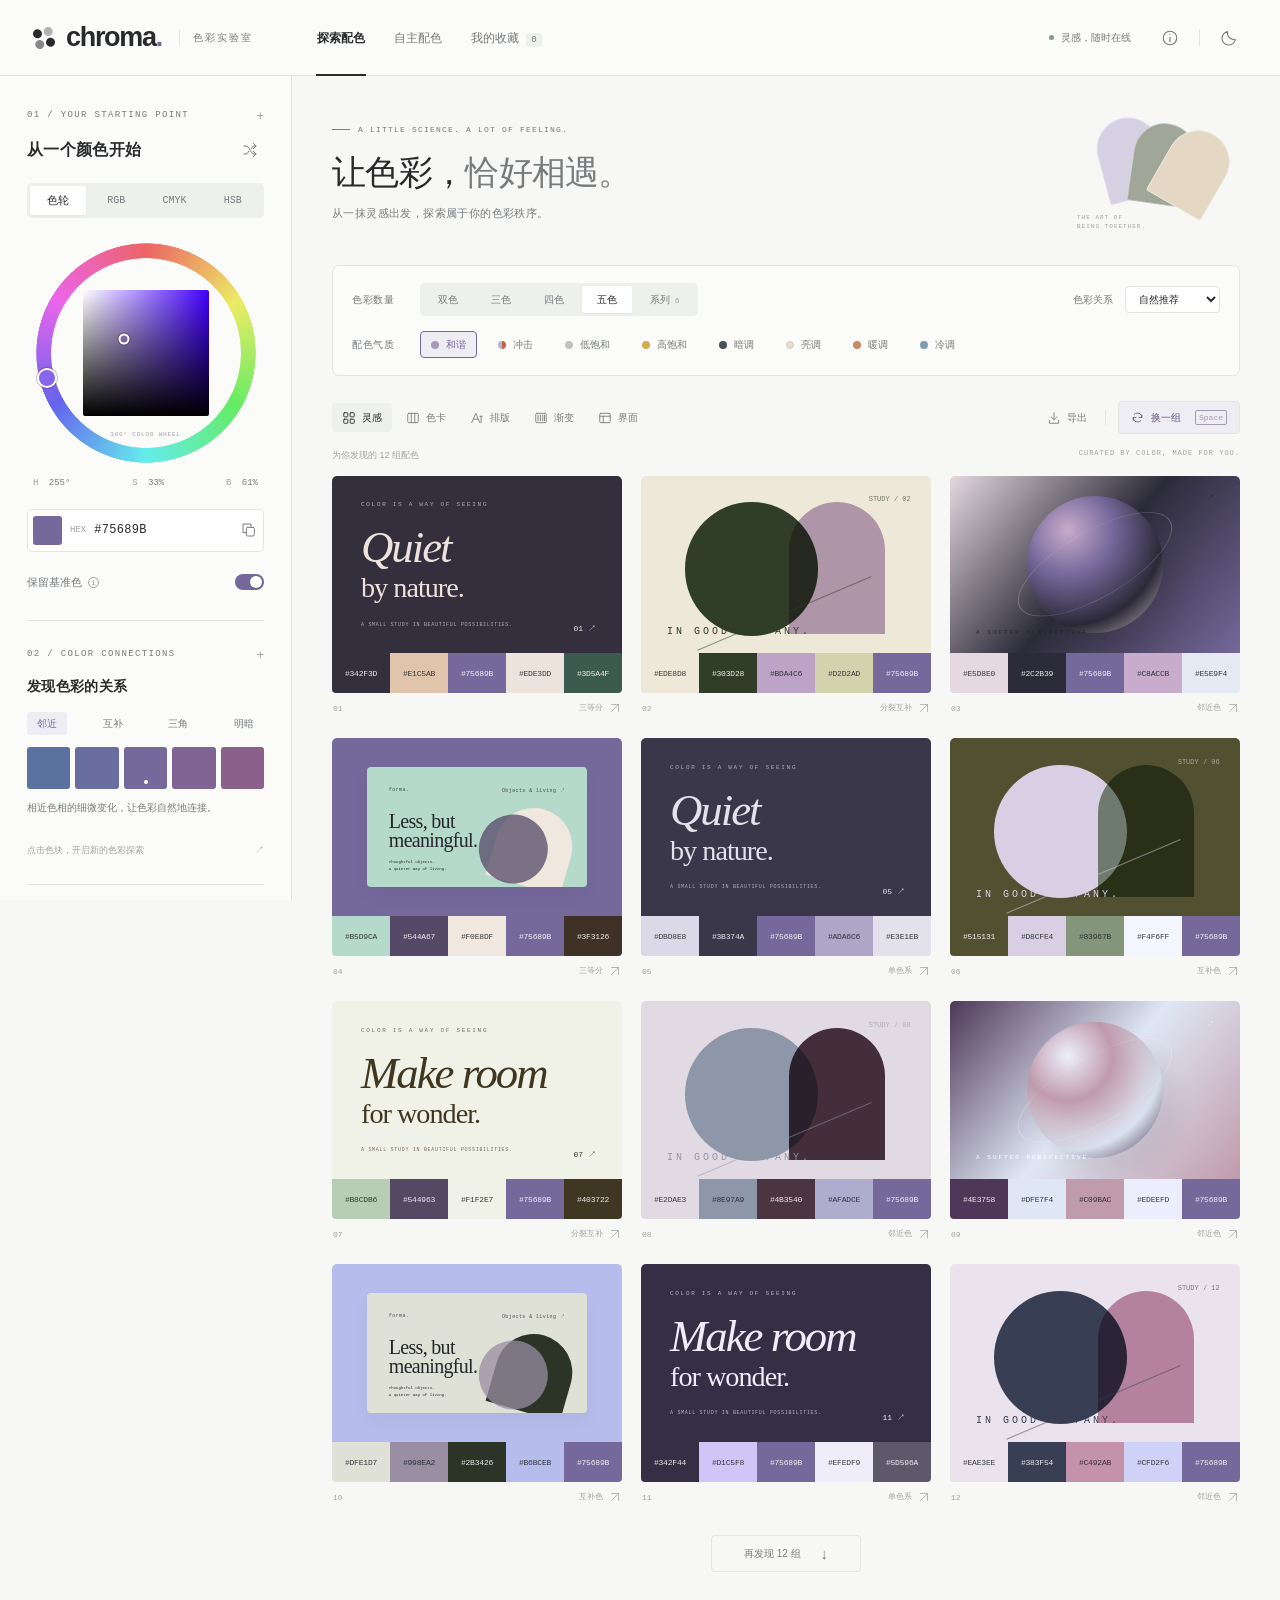
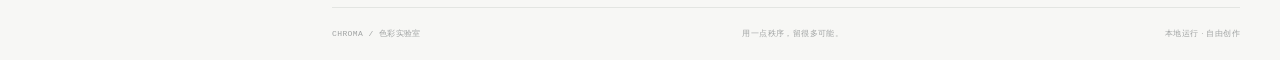
<file: index.html>
<!doctype html>
<html lang="zh-CN" data-theme="light">
<head>
  <meta charset="UTF-8">
  <meta name="viewport" content="width=device-width, initial-scale=1.0">
  <meta name="color-scheme" content="light dark">
  <meta name="description" content="一间关于色彩的独立工作室。选择、发现、收藏与导出你的下一组配色。离线可用。">
  <title>CHROMA — 色彩实验室</title>
  <link rel="icon" href="data:image/svg+xml,%3Csvg xmlns='http://www.w3.org/2000/svg' viewBox='0 0 32 32'%3E%3Crect width='32' height='32' rx='8' fill='%2375689b'/%3E%3Ccircle cx='13' cy='13' r='8' fill='%23e9dfcd'/%3E%3Ccircle cx='20' cy='20' r='8' fill='%23d0ccdf'/%3E%3C/svg%3E">
  <link rel="stylesheet" href="styles.css">
</head>
<body>
  <svg class="icon-library" xmlns="http://www.w3.org/2000/svg" aria-hidden="true">
    <symbol id="i-sun" viewBox="0 0 24 24"><circle cx="12" cy="12" r="4"/><path d="M12 2v2m0 16v2M2 12h2m16 0h2M5 5l1.5 1.5m11 11L19 19M5 19l1.5-1.5m11-11L19 5"/></symbol>
    <symbol id="i-moon" viewBox="0 0 24 24"><path d="M20.5 14A9 9 0 0 1 10 3.5 9 9 0 1 0 20.5 14Z"/></symbol>
    <symbol id="i-shuffle" viewBox="0 0 24 24"><path d="M3 6h3c5 0 7 12 12 12h3m-4-4 4 4-4 4M3 18h3c2 0 3-2 4-4m4-4c1-2 2-4 4-4h3m-4-4 4 4-4 4"/></symbol>
    <symbol id="i-refresh" viewBox="0 0 24 24"><path d="M20 7v5h-5M4 17v-5h5"/><path d="M6 6a8 8 0 0 1 13 2l1 4M4 12l1 4a8 8 0 0 0 13 2"/></symbol>
    <symbol id="i-copy" viewBox="0 0 24 24"><rect x="8" y="8" width="12" height="13" rx="2"/><path d="M15 8V3H3v13h5"/></symbol>
    <symbol id="i-heart" viewBox="0 0 24 24"><path d="m12 21-8-8C-3 6 7-1 12 6c5-7 15 0 8 7Z"/></symbol>
    <symbol id="i-grid" viewBox="0 0 24 24"><rect x="3" y="3" width="7" height="7" rx="1"/><rect x="14" y="3" width="7" height="7" rx="1"/><rect x="3" y="14" width="7" height="7" rx="1"/><rect x="14" y="14" width="7" height="7" rx="1"/></symbol>
    <symbol id="i-palette" viewBox="0 0 24 24"><rect x="3" y="4" width="18" height="16" rx="2"/><path d="M9 4v16m6-16v16"/></symbol>
    <symbol id="i-type" viewBox="0 0 24 24"><path d="m3 20 7-16 7 16M6 14h8m3-5h4m-2 0v11"/></symbol>
    <symbol id="i-gradient" viewBox="0 0 24 24"><rect x="3" y="4" width="18" height="16" rx="2"/><path d="M7 7v10m4-10v10m4-10v10m3-10v10"/></symbol>
    <symbol id="i-layout" viewBox="0 0 24 24"><rect x="3" y="4" width="18" height="16" rx="2"/><path d="M3 9h18M9 9v11"/></symbol>
    <symbol id="i-download" viewBox="0 0 24 24"><path d="M12 3v12m-5-5 5 5 5-5M4 16v5h16v-5"/></symbol>
    <symbol id="i-arrow" viewBox="0 0 24 24"><path d="M5 19 19 5M5 5h14v14"/></symbol>
    <symbol id="i-close" viewBox="0 0 24 24"><path d="m6 6 12 12M6 18 18 6"/></symbol>
    <symbol id="i-info" viewBox="0 0 24 24"><circle cx="12" cy="12" r="9"/><path d="M12 11v6m0-10v.1"/></symbol>
    <symbol id="i-check" viewBox="0 0 24 24"><path d="m5 12 4 4L19 6"/></symbol>
  </svg>

  <header class="site-header">
    <a class="brand" href="#" aria-label="CHROMA 色彩实验室首页">
      <span class="brand-mark"><i></i><i></i><i></i><i></i></span>
      <span class="brand-word">chroma<span class="brand-dot">.</span></span>
      <span class="brand-caption">色彩实验室</span>
    </a>
    <nav class="primary-nav" aria-label="主导航">
      <button class="nav-item active" data-page="explore">探索配色</button>
      <button class="nav-item" data-page="custom">自主配色</button>
      <button class="nav-item" data-page="favorites">我的收藏 <span id="favorite-count">0</span></button>
    </nav>
    <div class="header-actions">
      <span class="offline-status"><i></i> 灵感，随时在线</span>
      <button id="help-button" class="icon-button" aria-label="使用说明" title="使用说明"><svg><use href="#i-info"/></svg></button>
      <span class="header-divider"></span>
      <button id="theme-button" class="icon-button" aria-label="切换为暗色模式" title="切换明暗模式"><svg><use href="#i-moon"/></svg></button>
    </div>
  </header>

  <div class="workspace">
    <aside class="sidebar" aria-label="选色面板">
      <div class="sidebar-heading"><span class="eyebrow">01 / YOUR STARTING POINT</span><span class="tiny-cross">+</span></div>
      <div class="section-title"><h2 id="picker-title">从一个颜色开始</h2><button id="random-color" class="icon-button small" aria-label="随机基准色" title="随机基准色"><svg><use href="#i-shuffle"/></svg></button></div>
      <div class="picker-tabs segmented" role="tablist" aria-label="选色模式">
        <button id="tab-wheel" class="active" role="tab" aria-selected="true" aria-controls="picker-panel" data-picker="wheel">色轮</button>
        <button id="tab-rgb" role="tab" aria-selected="false" aria-controls="picker-panel" data-picker="rgb">RGB</button>
        <button id="tab-cmyk" role="tab" aria-selected="false" aria-controls="picker-panel" data-picker="cmyk">CMYK</button>
        <button id="tab-hsv" role="tab" aria-selected="false" aria-controls="picker-panel" data-picker="hsv">HSB</button>
      </div>
      <div id="picker-panel" role="tabpanel" aria-labelledby="tab-wheel">
        <div id="wheel-panel">
          <div class="wheel-wrap">
            <canvas id="hue-wheel" width="480" height="480" role="slider" tabindex="0" aria-label="色相，方向键调整" aria-valuemin="0" aria-valuemax="360" aria-valuenow="257"></canvas>
            <span id="hue-marker" class="hue-marker"></span>
            <div id="sv-square" class="sv-square" role="group" aria-label="饱和度与明度平面"><span id="sv-marker" class="sv-marker"></span></div>
            <span class="wheel-note">360° COLOR WHEEL</span>
          </div>
          <div class="hsb-summary"><span>H <b id="summary-h">257°</b></span><span>S <b id="summary-s">33%</b></span><span>B <b id="summary-b">61%</b></span></div>
        </div>
        <div id="channel-panel" class="channel-panel" hidden></div>
      </div>
      <div class="hex-control">
        <div class="native-color-wrap"><input id="native-color" type="color" value="#75689b" aria-label="系统颜色选择器"></div>
        <label class="hex-label" for="hex-input">HEX</label>
        <input id="hex-input" type="text" value="#75689B" maxlength="7" spellcheck="false" aria-label="HEX 颜色值" aria-describedby="hex-error">
        <button id="copy-base" class="icon-button small" aria-label="复制基准色"><svg><use href="#i-copy"/></svg></button>
      </div>
      <div id="hex-error" class="input-error" role="status"></div>
      <label class="switch-row" for="lock-base"><span>保留基准色 <span class="hint-dot" title="生成的每组配色中都包含当前颜色">i</span></span><input id="lock-base" type="checkbox" role="switch" checked><span class="switch"></span></label>
      <div class="sidebar-rule"></div>
      <div class="sidebar-heading"><span class="eyebrow">02 / COLOR CONNECTIONS</span><span class="tiny-cross">+</span></div>
      <h2 class="relationship-title">发现色彩的关系</h2>
      <div class="relation-tabs" role="group" aria-label="关联色类型">
        <button class="active" data-relation="analogous" aria-pressed="true">邻近</button><button data-relation="complement" aria-pressed="false">互补</button><button data-relation="triadic" aria-pressed="false">三角</button><button data-relation="tonal" aria-pressed="false">明暗</button>
      </div>
      <div id="related-colors" class="related-colors"></div>
      <p id="relation-description" class="relation-description"></p>
      <p class="micro-note">点击色块，开启新的色彩探索 <span>↗</span></p>
      <div class="sidebar-bottom"><span class="sidebar-bottom-mark">C.</span><p>色彩没有标准答案。<br>让直觉，也参与设计。</p></div>
    </aside>

    <main>
      <section class="intro">
        <div><div class="eyebrow intro-eyebrow"><span class="small-line"></span> A LITTLE SCIENCE. A LOT OF FEELING.</div><h1 id="page-title">让色彩，<span>恰好相遇。</span></h1><p id="page-description">从一抹灵感出发，探索属于你的色彩秩序。</p></div>
        <div class="intro-art" aria-hidden="true"><div></div><div></div><div></div><span>THE ART OF<br>BEING TOGETHER.</span></div>
      </section>

      <section class="generator-controls" aria-label="配色生成设置">
        <div class="control-row"><span class="control-label">色彩数量</span><div class="count-options segmented" role="group" aria-label="色彩数量"><button data-count="2" aria-pressed="false">双色</button><button data-count="3" aria-pressed="false">三色</button><button data-count="4" aria-pressed="false">四色</button><button class="active" data-count="5" aria-pressed="true">五色</button><button data-count="6" aria-pressed="false">系列 <small>6</small></button></div><div class="rule-select-wrap"><label for="harmony-select">色彩关系</label><select id="harmony-select"><option value="auto">自然推荐</option><option value="analogous">邻近色</option><option value="complement">互补色</option><option value="split">分裂互补</option><option value="triadic">三等分</option><option value="tetradic">四等分</option><option value="mono">单色系</option></select></div></div>

        <div id="custom-controls" hidden><div class="custom-heading"><span class="control-label">指定颜色</span><span id="custom-editing" role="status">正在编辑颜色 1</span></div><div id="custom-colors" class="custom-colors" role="group" aria-label="选择要编辑的颜色"></div><p id="custom-order-hint" class="custom-order-hint">拖动交换顺序，减少颜色时保留前几色。也可用 Alt + ← / → 调整。</p></div>
        <div class="control-row effects-row"><span class="control-label">配色气质</span><div class="effect-options" role="group" aria-label="配色效果"><button data-effect="harmony" class="active" aria-pressed="true"><i class="effect-dot harmony"></i>和谐</button><button data-effect="impact" aria-pressed="false"><i class="effect-dot impact"></i>冲击</button><button data-effect="muted" aria-pressed="false"><i class="effect-dot muted"></i>低饱和</button><button data-effect="vivid" aria-pressed="false"><i class="effect-dot vivid"></i>高饱和</button><button data-effect="dark" aria-pressed="false"><i class="effect-dot dark"></i>暗调</button><button data-effect="light" aria-pressed="false"><i class="effect-dot light"></i>亮调</button><button data-effect="warm" aria-pressed="false" title="米杏、赭橙与暖红，保留锁定的基准色"><i class="effect-dot warm"></i>暖调</button><button data-effect="cool" aria-pressed="false" title="青蓝与灰紫，保留锁定的基准色"><i class="effect-dot cool"></i>冷调</button></div></div>
      </section>

      <div class="gallery-toolbar">
        <div class="view-options" role="group" aria-label="配色预览样式">
          <button class="active" data-view="mixed" aria-pressed="true" title="灵感预览"><svg><use href="#i-grid"/></svg><span>灵感</span></button>
          <button data-view="palette" aria-pressed="false" title="色卡预览"><svg><use href="#i-palette"/></svg><span>色卡</span></button>
          <button data-view="type" aria-pressed="false" title="排版预览"><svg><use href="#i-type"/></svg><span>排版</span></button>
          <button data-view="gradient" aria-pressed="false" title="渐变预览"><svg><use href="#i-gradient"/></svg><span>渐变</span></button>
          <button data-view="ui" aria-pressed="false" title="界面预览"><svg><use href="#i-layout"/></svg><span>界面</span></button>
        </div>
        <div class="gallery-actions"><button id="export-button" class="text-button" title="导出当前配色"><svg><use href="#i-download"/></svg><span>导出</span></button><span class="toolbar-divider"></span><button id="generate-button" class="generate-button"><svg><use href="#i-refresh"/></svg>换一组 <kbd>Space</kbd></button></div>
      </div>
      <div class="collection-heading"><span id="collection-description">为你发现的 12 组配色</span><span id="generation-label">CURATED BY COLOR, MADE FOR YOU.</span></div>
      <section id="palette-grid" class="palette-grid" aria-label="推荐配色"></section>
      <div id="empty-state" class="empty-state" hidden><svg><use href="#i-heart"/></svg><h2>给喜欢的色彩，留一个位置。</h2><p>点击配色卡片上的爱心，即可收藏到这里。</p><button id="back-explore" class="primary-button">去发现配色 <span>↗</span></button></div>
      <button id="load-more" class="load-more">再发现 12 组 <span>↓</span></button>
      <footer class="main-footer"><span>CHROMA / 色彩实验室</span><span>用一点秩序，留很多可能。</span><span>本地运行 · 自由创作</span></footer>
    </main>
  </div>

  <dialog id="palette-dialog" class="palette-dialog" aria-labelledby="detail-name">
    <div class="dialog-heading"><div><span class="eyebrow">A CLOSER LOOK</span><h2 id="detail-name">配色详情</h2></div><button class="icon-button close-dialog" aria-label="关闭配色详情"><svg><use href="#i-close"/></svg></button></div>
    <div id="detail-preview" class="detail-preview"></div>
    <div class="detail-section-heading"><h3>你的色彩配方</h3><span>点击色值复制 · 点击箭头设为基准色</span></div>
    <div id="detail-colors" class="detail-colors"></div>
    <section class="contrast-section" aria-label="文字对比度检查"><div class="contrast-heading"><h3>让美感，也清晰可读。</h3><span>WCAG 2.2 / sRGB</span></div><div class="contrast-controls"><label>文字色<select id="contrast-foreground"></select></label><button id="swap-contrast" class="icon-button small" aria-label="交换文字色和背景色"><svg><use href="#i-shuffle"/></svg></button><label>背景色<select id="contrast-background"></select></label></div><div class="contrast-result"><div id="contrast-example"><strong>Aa 文字示例</strong><span>Good colors speak clearly.</span></div><div class="contrast-score"><strong id="contrast-ratio"></strong><div id="contrast-badges"></div></div></div><p class="contrast-note">普通文字 AA ≥ 4.5:1，AAA ≥ 7:1；大字 AA ≥ 3:1。界面预览仅演示配色，请以实际文字色和背景色检查。</p></section>
    <div class="dialog-actions"><button id="detail-save" class="secondary-button"><svg><use href="#i-heart"/></svg>收藏配色</button><div><button id="detail-copy" class="secondary-button"><svg><use href="#i-copy"/></svg>复制色值</button><button id="detail-svg" class="primary-button"><svg><use href="#i-download"/></svg>导出 SVG</button></div></div>
  </dialog>

  <dialog id="export-dialog" class="export-dialog" aria-labelledby="export-title"><div class="dialog-heading"><div><span class="eyebrow">TAKE YOUR COLORS WITH YOU</span><h2 id="export-title">把灵感带走</h2></div><button class="icon-button close-dialog" aria-label="关闭导出"><svg><use href="#i-close"/></svg></button></div><p id="export-description"></p><div class="export-options segmented" role="group" aria-label="导出格式"><button data-format="css" class="active" aria-pressed="true">CSS 变量</button><button data-format="json" aria-pressed="false">JSON</button><button data-format="svg" aria-pressed="false">SVG 色卡</button></div><pre id="export-preview" tabindex="0"></pre><div class="dialog-actions"><span id="export-file-label" class="mono"></span><div><button id="copy-export" class="secondary-button"><svg><use href="#i-copy"/></svg>复制</button><button id="download-export" class="primary-button"><svg><use href="#i-download"/></svg>下载文件</button></div></div></dialog>

  <dialog id="help-dialog" class="help-dialog" aria-labelledby="help-title">
    <div class="dialog-heading"><h2 id="help-title">使用说明</h2><button class="icon-button close-dialog" aria-label="关闭使用说明"><svg><use href="#i-close"/></svg></button></div>
    <div class="help-content">
      <p><b>选择颜色</b>左侧支持色轮、RGB、CMYK、HSB 和 HEX。拖动色轮外圈选色相，中心方块调整饱和度和明度；HEX 支持三位或六位输入。HSB 与 HSV 含义相同。聚焦色轮后用方向键调整，按住 Shift 每次调整 10°。</p>
      <p><b>探索配色</b>选择 2–6 种颜色、色彩关系和配色气质。「保留基准色」打开时，每组包含准确的基准 HEX，气质只影响其他颜色；关闭后，基准色也可能调整。</p>
      <p><b>自主配色</b>第一次使用时沿用探索页当前第一组配色，之后保留自己编辑的颜色。点击颜色选项卡，左侧选色面板便用于编辑该颜色，预览即时更新。下方「发现色彩的关系」跟随当前颜色，点击关联色即可应用到这个栏位。</p>
      <p><b>交换顺序与保留颜色</b>把一张颜色选项卡拖到另一张上即可交换位置，鼠标和触屏均可使用。正在编辑的颜色随位置移动，当前预览中的对应两色也会互换。减少数量时保留前几色，隐藏栏位的色值不会清除；再次增加数量或刷新后仍可恢复。聚焦选项卡后按 Alt + ← / → 也可交换，拖到空白处或按 Esc 取消拖动。</p>
      <p><b>预览与换组</b>可切换灵感、色卡、排版、渐变和界面。「换一组」替换为新的 12 组，「再发现 12 组」保留当前结果并追加。自主配色只打乱指定颜色的排列，不改变 HEX；预览、收藏和导出只包含当前启用的颜色。自主配色的排版预览按当前排列显示，可交换文字色与背景色。</p>
      <p><b>详情、收藏与导出</b>点击卡片底部的小色块复制 HEX，点击大预览或箭头打开详情，查看色值和 WCAG 对比度。爱心用于收藏；已收藏的配色不随后续编辑改变。工具栏可将当前页配色导出为 CSS、JSON 或 SVG，详情中可导出单组 SVG。</p>
      <p><b>键盘操作</b>在探索或自主配色页的空白处按 Space 换一组；输入框、按钮、色轮或弹窗有焦点时不触发。按 Esc 关闭弹窗，或取消拖动。</p>
      <p><b>保存与隐私</b>收藏、选项和自主配色只保存在当前浏览器的本地存储中，不会上传服务器或 GitHub。不同设备、浏览器或文件地址可能使用不同的记录。清理网站数据或使用无痕窗口可能丢失记录，请先导出留存。浏览器禁止存储时仍可编辑和导出，但记录可能在刷新后丢失。</p>
      <p class="help-footnote">所有功能可离线使用。导出采用实际显示的 sRGB 色值，渐变色卡保留原始端点色。CMYK 为无 ICC 配置的屏幕近似换算，印刷前请按目标纸张和印刷配置转换并打样。</p>
    </div>
  </dialog>
  <div id="toast" class="toast" role="status" aria-live="polite"><svg><use href="#i-check"/></svg><span></span></div>
  <script src="color-engine.js"></script>
  <script src="app.js"></script>
</body>
</html>
</file>
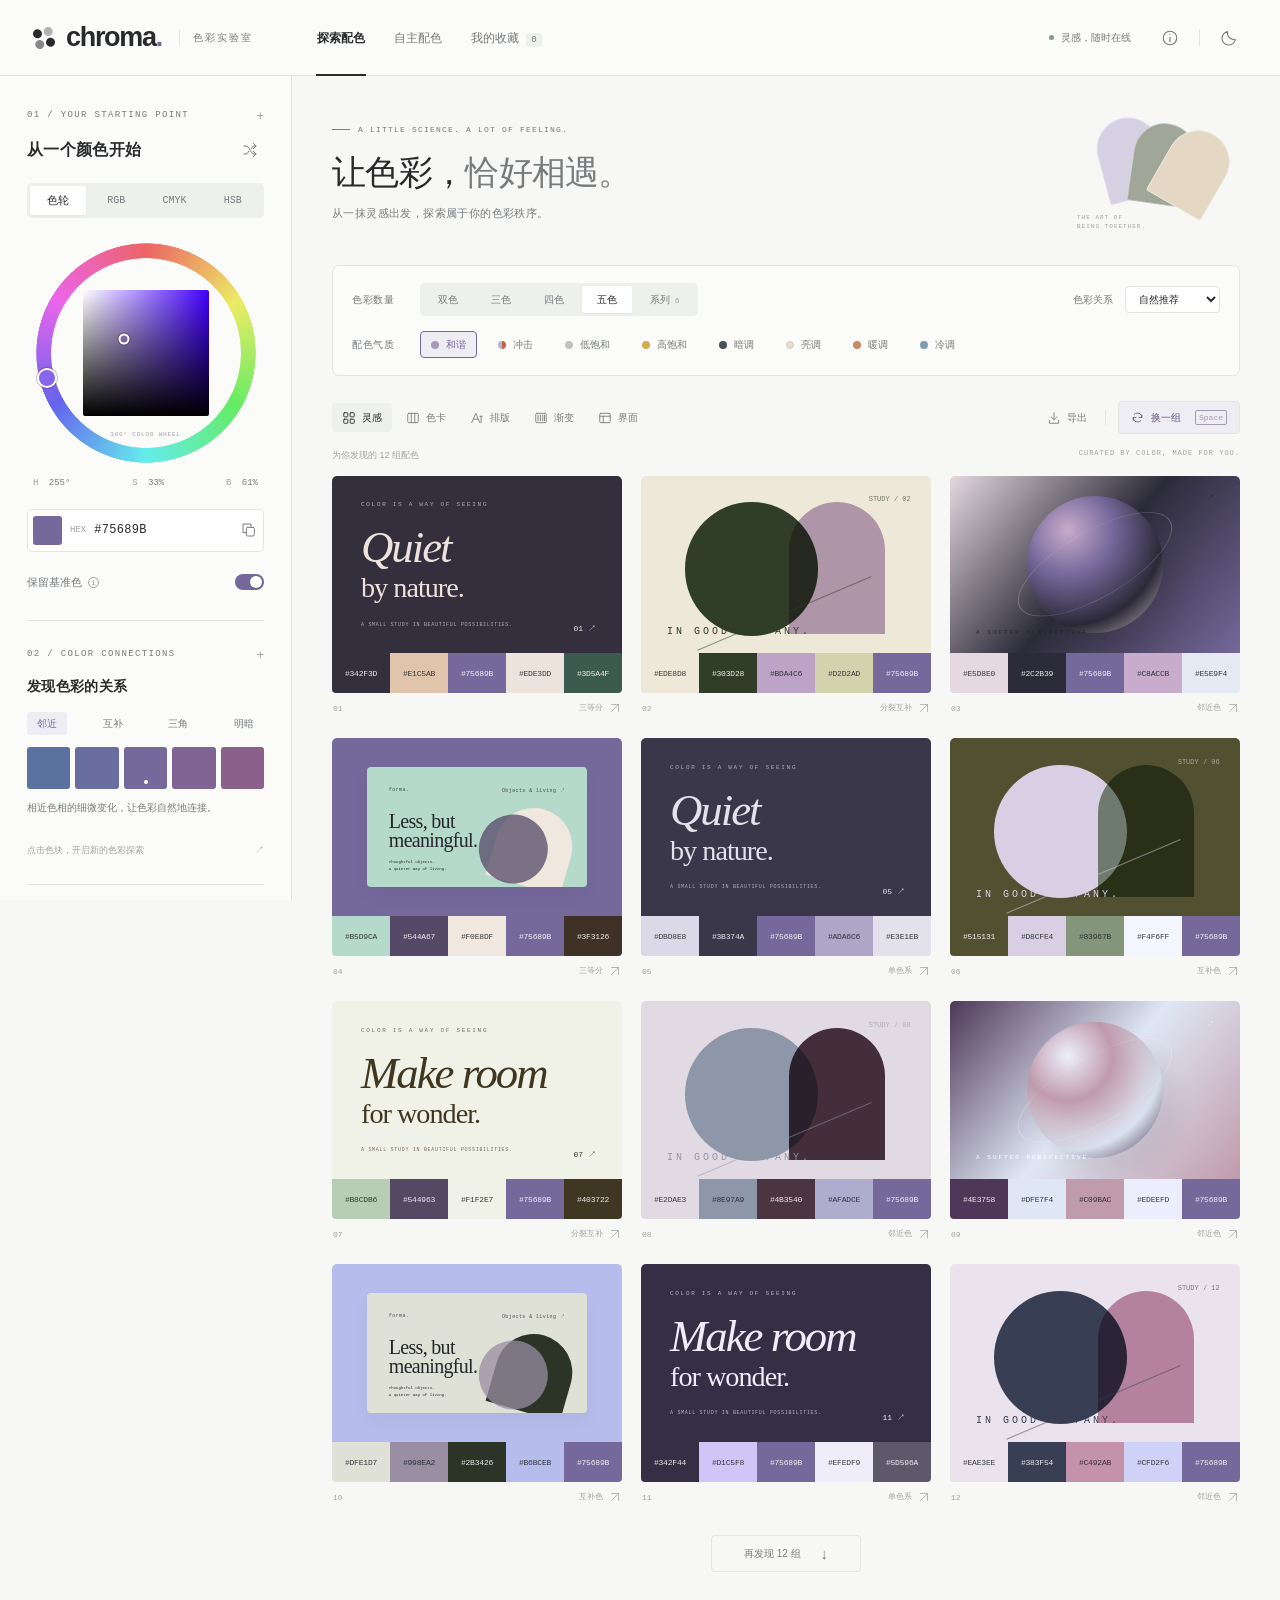
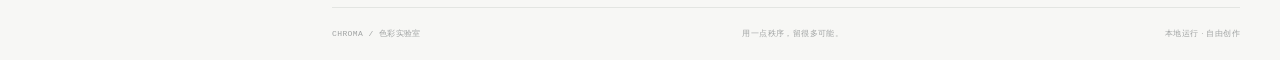
<file: 色彩实验室.html>
<!doctype html>
<html lang="zh-CN" data-theme="light">
<head>
  <meta charset="UTF-8">
  <meta name="viewport" content="width=device-width, initial-scale=1.0">
  <meta name="color-scheme" content="light dark">
  <meta name="description" content="一间关于色彩的独立工作室。选择、发现、收藏与导出你的下一组配色。离线可用。">
  <title>CHROMA — 色彩实验室</title>
  <link rel="icon" href="data:image/svg+xml,%3Csvg xmlns='http://www.w3.org/2000/svg' viewBox='0 0 32 32'%3E%3Crect width='32' height='32' rx='8' fill='%2375689b'/%3E%3Ccircle cx='13' cy='13' r='8' fill='%23e9dfcd'/%3E%3Ccircle cx='20' cy='20' r='8' fill='%23d0ccdf'/%3E%3C/svg%3E">
  <style>
/* CHROMA — a quiet frame for expressive colors. */
:root{--bg:#f7f7f5;--surface:#fff;--panel:#fbfbf9;--ink:#282a2b;--muted:#777b7d;--faint:#a0a3a3;--line:#e3e5e2;--soft:#eef0ec;--accent:#75689b;--accent-soft:#efedf4;--generate-ink:#65577e;--shadow:0 20px 80px #2020201a;--radius:7px;--sans:"Inter","Segoe UI","PingFang SC","Microsoft YaHei",sans-serif;--mono:"SFMono-Regular",Consolas,"Liberation Mono",monospace;color-scheme:light}
html[data-theme=dark]{--bg:#181a1c;--surface:#222527;--panel:#1d2022;--ink:#e4e6e4;--muted:#a0a5a5;--faint:#747b7c;--line:#353a3b;--soft:#2b3032;--accent:#b1a0d3;--accent-soft:#353041;--generate-ink:#d0c3e2;--shadow:0 20px 80px #0006;color-scheme:dark}
*{box-sizing:border-box}html{scroll-behavior:smooth}body{margin:0;color:var(--ink);background:var(--bg);font:13px/1.5 var(--sans);-webkit-font-smoothing:antialiased}button,input,select{font:inherit}button,a,input,select{-webkit-tap-highlight-color:transparent}button{cursor:pointer;color:inherit}button{border:0;background:none}button:disabled{cursor:default;opacity:.35}a{color:inherit;text-decoration:none}button,input,select{outline-offset:4px}button:focus-visible,a:focus-visible,input:focus-visible,select:focus-visible,[tabindex]:focus-visible{outline:2px solid var(--accent)}input[type=text],input[type=number],select{color:var(--ink)}svg{width:18px;height:18px;fill:none;stroke:currentColor;stroke-width:1.5;stroke-linecap:round;stroke-linejoin:round;flex-shrink:0}.icon-library{position:absolute;width:0;height:0;overflow:hidden}[hidden]{display:none!important}.mono,kbd{font-family:var(--mono)}.eyebrow{font:9px/1.4 var(--mono);letter-spacing:1.35px;color:var(--muted)}.icon-button{display:inline-flex;align-items:center;justify-content:center;width:34px;height:34px;border-radius:5px;color:var(--muted);padding:0;transition:background .18s,color .18s}.icon-button:hover{background:var(--soft);color:var(--ink)}.icon-button.small{width:28px;height:28px}.icon-button.small svg{width:16px;height:16px}.site-header{height:76px;padding:0 34px;display:flex;align-items:center;border-bottom:1px solid var(--line);background:var(--panel);position:sticky;top:0;z-index:30;gap:44px}.brand{display:flex;align-items:center;gap:10px;flex-shrink:0}.brand-mark{display:grid;grid-template-columns:9px 9px;grid-template-rows:9px 9px;gap:2px;transform:rotate(-12deg);margin-right:2px}.brand-mark i{display:block;background:var(--ink);border-radius:50%}.brand-mark i:nth-child(2){opacity:.35}.brand-mark i:nth-child(3){opacity:.55}.brand-word{font-size:27px;font-weight:650;letter-spacing:-1.3px;line-height:1}.brand-dot{color:var(--accent)}.brand-caption{font-size:10px;color:var(--muted);letter-spacing:2px;border-left:1px solid var(--line);padding-left:13px;margin-left:7px}.primary-nav{display:flex;height:100%;gap:27px;margin-left:19px}.nav-item{height:100%;font-size:12px;color:var(--muted);position:relative;padding:0 1px}.nav-item.active{color:var(--ink);font-weight:600}.nav-item.active:after{content:"";height:2px;background:var(--ink);position:absolute;bottom:-1px;left:0;right:0}.nav-item span{font:9px var(--mono);padding:2px 5px;background:var(--soft);border-radius:3px;margin-left:4px}.header-actions{margin-left:auto;display:flex;align-items:center;gap:10px}.offline-status{font-size:10px;color:var(--muted);margin-right:12px;display:flex;align-items:center;gap:7px}.offline-status i{width:5px;height:5px;background:#859a82;border-radius:50%}.header-divider{height:17px;width:1px;background:var(--line);margin:0 2px}.workspace{display:grid;grid-template-columns:292px minmax(0,1fr);max-width:1920px;margin:0 auto}.sidebar{padding:30px 27px 20px;border-right:1px solid var(--line);background:var(--panel);position:sticky;top:76px;height:calc(100dvh - 76px);overflow-y:auto;scrollbar-width:thin;scrollbar-color:var(--line) transparent}.sidebar-heading{display:flex;justify-content:space-between;align-items:center}.tiny-cross{color:var(--faint);font-size:13px}.section-title{display:flex;align-items:center;justify-content:space-between;margin:10px 0 19px}h2{font-size:16px;letter-spacing:.3px;margin:0;font-weight:600}.segmented{display:flex;align-items:center;border-radius:5px;background:var(--soft);padding:3px;gap:2px}.segmented button{border-radius:3px;color:var(--muted);transition:background .18s,color .18s;white-space:nowrap}.segmented button.active{background:var(--surface);color:var(--ink);box-shadow:0 1px 3px #0000000d}.picker-tabs button{font:10px var(--mono);flex:1;padding:7px 0}.picker-tabs button:first-child{font:11px var(--sans)}.wheel-wrap{position:relative;margin:17px auto 2px;width:236px;height:236px;max-width:100%}#hue-wheel{width:100%;height:100%;touch-action:none;cursor:crosshair;display:block;border-radius:50%}.hue-marker{position:absolute;top:50%;left:50%;width:16px;height:16px;box-shadow:0 0 0 2px #fff,0 0 0 3px #0003;pointer-events:none;border-radius:50%;transform:translate(-50%,-50%)}.sv-square{position:absolute;width:126px;height:126px;left:50%;top:50%;transform:translate(-50%,-50%);background-color:red;background-image:linear-gradient(to top,#000,transparent),linear-gradient(to right,#fff,transparent);cursor:crosshair;touch-action:none;border-radius:2px}.sv-marker{position:absolute;width:11px;height:11px;border:2px solid white;box-shadow:0 0 0 1px #0005;border-radius:50%;transform:translate(-50%,-50%);pointer-events:none}.wheel-note{position:absolute;bottom:33px;left:0;right:0;text-align:center;font:6px var(--mono);letter-spacing:.8px;pointer-events:none;color:var(--faint)}.hsb-summary{display:flex;justify-content:space-between;font:9px var(--mono);color:var(--faint);margin:7px 6px 21px}.hsb-summary b{color:var(--muted);font-weight:400;margin-left:5px}.hex-control{height:43px;display:flex;align-items:center;border:1px solid var(--line);background:var(--surface);border-radius:5px;padding:5px;gap:8px}.native-color-wrap{width:29px;height:29px;border-radius:3px;overflow:hidden;flex-shrink:0;position:relative}.native-color-wrap input{position:absolute;inset:-5px;width:40px;height:40px;padding:0;border:0;cursor:pointer}.hex-label{color:var(--faint);font:9px var(--mono)}#hex-input{min-width:0;width:100%;background:none;border:0;font:12px var(--mono);text-transform:uppercase;padding:0;letter-spacing:.3px}#hex-input:focus{outline:none}.hex-control:focus-within{border-color:var(--accent)}.input-error{font-size:10px;color:#b14e4e;min-height:9px;margin-top:3px}.switch-row{display:flex;align-items:center;position:relative;cursor:pointer;font-size:11px;margin:5px 0;color:var(--muted);height:27px}.switch-row>span:first-child{display:flex;align-items:center;gap:6px}.hint-dot{font:8px var(--mono);width:11px;height:11px;border:1px solid var(--faint);display:inline-flex;align-items:center;justify-content:center;border-radius:50%;color:var(--faint)}.switch-row input{position:absolute;right:0;width:30px;height:18px;opacity:0}.switch{margin-left:auto;width:29px;height:16px;border-radius:12px;background:var(--line);transition:background .2s;pointer-events:none}.switch:after{content:"";display:block;width:12px;height:12px;margin:2px;background:#fff;border-radius:50%;box-shadow:0 1px 2px #0002;transition:transform .2s}.switch-row input:checked+.switch{background:var(--accent)}.switch-row input:checked+.switch:after{transform:translateX(13px)}.switch-row input:focus-visible+.switch{outline:2px solid var(--accent);outline-offset:3px}.sidebar-rule{height:1px;background:var(--line);margin:24px 0}.relationship-title{margin:12px 0 15px;font-size:14px}.relation-tabs{display:flex;justify-content:space-between;gap:5px;margin-bottom:12px}.relation-tabs button{font-size:10px;color:var(--muted);padding:4px 10px;border-radius:3px}.relation-tabs button.active{background:var(--accent-soft);color:var(--accent)}.related-colors{display:flex;gap:5px}.related-swatch{height:42px;border-radius:3px;flex:1;position:relative;transition:transform .16s}.related-swatch:hover{transform:translateY(-3px)}.related-swatch.is-base:after{content:"";position:absolute;width:4px;height:4px;background:currentColor;border-radius:50%;bottom:5px;left:calc(50% - 2px)}.relation-description{color:var(--muted);font-size:10px;line-height:1.8;min-height:36px;margin:10px 0 0}.micro-note{font-size:9px;color:var(--faint);display:flex;justify-content:space-between;margin:9px 0}.sidebar-bottom{display:flex;gap:12px;align-items:center;border-top:1px solid var(--line);padding-top:21px;margin-top:26px;color:var(--faint)}.sidebar-bottom-mark{font:italic 29px Georgia,serif}.sidebar-bottom p{font-size:9px;line-height:1.9;margin:0;letter-spacing:.6px}.channel-panel{height:279px;padding:24px 0 7px;display:flex;flex-direction:column;justify-content:center;gap:19px}.channel-row{display:grid;grid-template-columns:1fr 50px;gap:7px}.channel-label{font-size:10px;color:var(--muted);display:flex;align-items:center;gap:7px}.channel-label b{font:11px var(--mono);width:12px;color:var(--ink)}.channel-row input[type=number]{width:50px;border:1px solid var(--line);background:var(--surface);border-radius:3px;font:11px var(--mono);padding:3px 2px 3px 5px}.channel-row input[type=range]{grid-column:1/-1;width:100%;margin:0;appearance:none;height:7px;border-radius:5px;cursor:pointer}.channel-row input[type=range]::-webkit-slider-thumb{appearance:none;width:13px;height:13px;border:2px solid white;border-radius:50%;background:var(--ink);box-shadow:0 0 0 1px #0003}.channel-row input[type=range]::-moz-range-thumb{width:10px;height:10px;border:2px solid white;border-radius:50%;background:var(--ink)}.channel-note{font-size:9px;color:var(--faint);line-height:1.7;margin:0}.channel-panel:has(.channel-row:nth-child(4)){gap:11px}
main{padding:36px 40px 0;min-width:0}.intro{display:flex;justify-content:space-between;align-items:center;gap:20px;margin-bottom:31px;min-height:122px}.intro-eyebrow{display:flex;align-items:center;gap:8px;font-size:8px;letter-spacing:1.2px}.small-line{width:18px;height:1px;background:var(--muted)}h1{font-size:34px;letter-spacing:-.7px;font-weight:500;line-height:1.5;margin:12px 0 7px}h1 span{color:var(--muted)}.intro p{font-size:11px;color:var(--muted);letter-spacing:.4px;margin:0}.intro-art{width:158px;height:115px;position:relative;margin-right:8px;flex-shrink:0}.intro-art>div{position:absolute;width:63px;height:82px;border:1px solid #fff6;border-radius:40px 40px 3px 3px;transform:rotate(-15deg);background:#d6d1e2;top:1px;left:25px}.intro-art>div:nth-child(2){left:58px;top:7px;transform:rotate(8deg);background:#a0a798}.intro-art>div:nth-child(3){left:88px;top:13px;transform:rotate(30deg);background:#e4d8c4}.intro-art>span{position:absolute;left:3px;bottom:0;font:6px/1.5 var(--mono);letter-spacing:1px;color:var(--faint)}.generator-controls{border:1px solid var(--line);border-radius:var(--radius);background:var(--panel);padding:17px 19px;display:flex;flex-direction:column;gap:15px}.control-row{display:flex;align-items:center;gap:19px;min-width:0}.control-label{font-size:10px;color:var(--muted);flex-shrink:0;letter-spacing:.6px;width:49px}.count-options{gap:3px}.count-options button{padding:6px 15px;font-size:10px}.count-options small{font:8px var(--mono);color:var(--faint);margin-left:2px}.rule-select-wrap{display:flex;align-items:center;gap:12px;margin-left:auto;color:var(--muted);font-size:10px}.rule-select-wrap select{border:1px solid var(--line);border-radius:4px;padding:6px 24px 6px 9px;background:var(--surface);font-size:10px;max-width:130px}.effect-options{display:flex;gap:10px;flex-wrap:wrap}.effect-options button{font-size:10px;border:1px solid transparent;border-radius:4px;display:flex;align-items:center;gap:7px;padding:5px 10px;color:var(--muted)}.effect-options button:hover{background:var(--soft)}.effect-options button.active{border-color:var(--accent);color:var(--accent);background:var(--accent-soft)}.effect-dot{width:8px;height:8px;display:block;border-radius:50%;background:#a79ab8}.effect-dot.impact{background:linear-gradient(90deg,#b2b9ce 50%,#b76b42 50%)}.effect-dot.muted{background:#c3c1bc}.effect-dot.vivid{background:#d4ab50}.effect-dot.dark{background:#475354}.effect-dot.light{background:#e6dfcf;border:1px solid #d8cfbc}.effect-dot.warm{background:#c98961}.effect-dot.cool{background:#7b9eb5}.gallery-toolbar{display:flex;align-items:center;justify-content:space-between;margin:25px 0 15px;gap:12px}.view-options{display:flex;gap:4px}.view-options button{display:flex;align-items:center;gap:6px;color:var(--muted);font-size:10px;padding:7px 10px;border-radius:4px}.view-options button svg{width:14px;height:14px}.view-options button:hover{background:var(--soft)}.view-options button.active{background:var(--soft);color:var(--ink)}.gallery-actions{display:flex;align-items:center;gap:9px}.text-button{display:flex;align-items:center;gap:6px;color:var(--muted);font-size:10px;padding:6px}.text-button svg{width:14px;height:14px}.toolbar-divider{height:15px;width:1px;background:var(--line);margin:0 3px}.generate-button{display:flex;align-items:center;gap:7px;font-size:10px;background:var(--accent-soft);color:var(--generate-ink);border:1px solid var(--line);padding:8px 12px;border-radius:4px;white-space:nowrap;transition:background .18s,border-color .18s}.generate-button:hover{background:var(--soft);border-color:var(--accent)}.generate-button svg{width:13px;height:13px}.generate-button kbd{font-size:8px;font-weight:400;opacity:.55;border:1px solid currentColor;border-radius:2px;padding:0 3px;margin-left:7px;line-height:13px}.collection-heading{display:flex;justify-content:space-between;color:var(--faint);font-size:9px;margin-bottom:13px}.collection-heading>span:last-child{font:7px var(--mono);letter-spacing:1px}.palette-grid{display:grid;grid-template-columns:repeat(3,minmax(0,1fr));gap:24px 19px}.palette-card{position:relative;min-width:0;animation:appear .35s ease both}.card-art{width:100%;height:auto;aspect-ratio:1.63;position:relative;overflow:hidden;border-radius:5px 5px 0 0;display:block;text-align:left;padding:0;isolation:isolate}.card-art:focus-visible{outline-offset:2px;z-index:2}.favorite-button{position:absolute;top:10px;right:10px;width:26px;height:26px;display:flex;align-items:center;justify-content:center;border-radius:50%;background:#ffffffdf;color:#4c4b4f;opacity:0;transform:translateY(-3px);transition:opacity .16s,transform .16s;box-shadow:0 1px 7px #0000000a}.favorite-button svg{width:13px;height:13px}.palette-card:hover .favorite-button,.palette-card:focus-within .favorite-button,.favorite-button.saved{opacity:1;transform:none}.favorite-button.saved svg{fill:currentColor}.favorite-button.saved{background:#ffffffec;color:#75689b}.palette-strip{display:flex;height:40px;overflow:hidden;border-radius:0 0 4px 4px}.palette-strip button{flex:1;min-width:0;padding:0;position:relative;display:flex;align-items:center;justify-content:center;transition:flex .2s}.palette-strip button span{font:8px var(--mono);letter-spacing:-.2px;opacity:.9}.palette-strip button:hover{flex:1.3}.card-meta{display:flex;justify-content:space-between;align-items:center;padding:9px 1px 0}.card-number{font:8px var(--mono);color:var(--faint)}.card-meta>button{display:flex;align-items:center;gap:6px;padding:0;color:var(--faint);font-size:8px}.card-meta>button svg{width:12px;height:12px}.preview{position:relative;width:100%;height:100%;overflow:hidden}.preview-type{display:flex;flex-direction:column;justify-content:center;padding:9% 10%;background:var(--p0);color:var(--p1)}.preview-type .preview-label{font:6px var(--mono);letter-spacing:1.7px;opacity:.7;margin-bottom:8%}.preview-type .preview-big{font:italic clamp(27px,3.5vw,65px)/.9 Georgia,"Times New Roman",serif;letter-spacing:-2px}.preview-type .preview-big span{font-style:normal;font-weight:400;display:block;font-size:.63em;letter-spacing:-1px;margin-top:8px}.preview-type .preview-foot{font:5px var(--mono);letter-spacing:.7px;opacity:.7;margin-top:9%}.preview-type .type-index{position:absolute;bottom:11%;right:9%;font:8px var(--mono)}.preview-poster{background:var(--p0);color:var(--p1)}.poster-circle{position:absolute;width:46%;aspect-ratio:1;top:15%;left:15%;border-radius:50%;background:var(--p1)}.poster-arch{position:absolute;width:33%;height:74%;top:15%;right:16%;background:var(--p2);border-radius:100px 100px 0 0;mix-blend-mode:multiply}.poster-line{position:absolute;width:65%;height:1px;background:currentColor;bottom:22%;left:17%;opacity:.5;transform:rotate(-23deg)}.poster-number{position:absolute;top:11%;right:7%;font:7px var(--mono);opacity:.65}.poster-word{position:absolute;bottom:9%;left:9%;font:10px var(--mono);letter-spacing:3px}.preview-gradient{display:flex;align-items:center;justify-content:center;background:linear-gradient(130deg,var(--p0),var(--p1) 50%,var(--p2))}.gradient-orb{width:47%;aspect-ratio:1;border-radius:50%;background:radial-gradient(circle at 30% 25%,var(--p3),var(--p2) 32%,var(--p1) 68%,var(--p0));box-shadow:inset -6px -8px 18px #00000015,15px 18px 22px #00000010;position:relative}.gradient-orb:after{content:"";position:absolute;inset:-14%;border:1px solid #ffffff40;border-radius:50%;transform:rotate(-30deg) scaleY(.38)}.gradient-caption{position:absolute;bottom:10%;left:9%;font:6px var(--mono);letter-spacing:2px;color:var(--pt0)}.gradient-corner{position:absolute;top:10%;right:9%;font:7px var(--mono);color:var(--pt0)}.preview-ui{background:var(--p3);padding:10% 12%;display:flex;align-items:center;justify-content:center}.mini-ui{background:var(--p0);color:var(--pt0);width:100%;height:100%;border-radius:4px;box-shadow:0 8px 18px #0000000a;padding:9% 10%;position:relative;overflow:hidden}.mini-ui-nav{display:flex;justify-content:space-between;font:5px var(--mono);letter-spacing:.4px;margin-bottom:10%;opacity:.8}.mini-ui-main{position:relative;z-index:1;width:65%}.mini-ui-main strong{font:20px/.95 Georgia,serif;letter-spacing:-.7px;display:block}.mini-ui-main p{font:4px/1.7 var(--mono);margin:8% 0}.mini-ui-button{display:inline-block;font:4px var(--mono);padding:5px 8px;border-radius:2px;background:var(--p1);color:var(--pt1)}.mini-ui-shape{position:absolute;background:var(--p2);height:66%;width:35%;right:7%;bottom:0;border-radius:80px 80px 0 0;transform:rotate(16deg)}.mini-ui-shape:after{content:"";position:absolute;width:90%;aspect-ratio:1;top:15%;left:-20%;border-radius:50%;background:var(--p1);opacity:.75}.preview-palette{display:flex;align-items:stretch}.preview-palette>div{flex:1;display:flex;align-items:flex-end;justify-content:center;padding-bottom:12%;font:8px var(--mono)}.load-more{display:flex;align-items:center;gap:20px;margin:32px auto 35px;border:1px solid var(--line);border-radius:4px;font-size:10px;padding:10px 32px;color:var(--muted);transition:background .2s}.load-more:hover{background:var(--surface)}.load-more span{font-size:15px;line-height:1}.main-footer{border-top:1px solid var(--line);padding:20px 0;display:flex;justify-content:space-between;gap:12px;font-size:8px;color:var(--faint);letter-spacing:.4px}.main-footer>span:first-child{font:8px var(--mono)}.empty-state{text-align:center;padding:75px 20px 100px}.empty-state>svg{width:32px;height:32px;color:var(--faint);margin-bottom:20px}.empty-state h2{font-size:19px;font-weight:400}.empty-state p{font-size:12px;color:var(--muted);margin-bottom:25px}.empty-state .primary-button{margin:auto}
dialog{color:var(--ink);background:var(--panel);border:1px solid var(--line);border-radius:12px;box-shadow:var(--shadow);padding:27px;width:min(720px,calc(100% - 32px));max-height:calc(100dvh - 48px);overflow:auto;scrollbar-width:thin}dialog::backdrop{background:#11161f66;backdrop-filter:blur(5px)}.dialog-heading{display:flex;justify-content:space-between;align-items:flex-start;margin-bottom:22px}.dialog-heading h2{font-size:24px;font-weight:500;margin-top:7px}.dialog-heading .eyebrow{font-size:8px}.detail-preview{height:212px;border-radius:5px;overflow:hidden}.detail-preview .preview-big{font-size:76px}.detail-preview .preview-type{padding:22px 45px}.detail-preview .preview-label{margin-bottom:16px}.detail-preview .preview-foot{margin-top:17px}.detail-preview .mini-ui{max-width:300px;padding:15px 25px}.detail-preview .mini-ui-nav{margin-bottom:16px}.detail-preview .preview-ui{padding:15px}.detail-section-heading{display:flex;align-items:center;justify-content:space-between;margin:24px 0 12px;gap:10px}h3{font-size:12px;font-weight:500;margin:0}.detail-section-heading>span{font-size:9px;color:var(--faint)}.detail-colors{display:grid;grid-template-columns:repeat(var(--count),minmax(0,1fr));gap:8px}.detail-color{min-width:0}.detail-color .color-sample{height:61px;border-radius:4px;display:flex;align-items:center;justify-content:center;position:relative}.color-sample .icon-button{color:inherit;opacity:0}.color-sample:hover .icon-button,.color-sample:focus-within .icon-button{opacity:1;background:#ffffff30}.detail-color .color-code{font:10px var(--mono);padding:9px 0 4px;display:block}.detail-color p{font:8px/1.7 var(--mono);margin:0;color:var(--muted);white-space:pre-line}.detail-color .base-this{font-size:9px;color:var(--accent);padding:7px 0 0}.contrast-section{margin-top:24px;border-top:1px solid var(--line);padding-top:19px}.contrast-heading{display:flex;justify-content:space-between;align-items:center}.contrast-heading>span{font:8px var(--mono);color:var(--faint)}.contrast-controls{display:flex;align-items:flex-end;gap:12px;margin:15px 0}.contrast-controls label{font-size:9px;color:var(--muted);display:flex;flex-direction:column;gap:6px;flex:1}.contrast-controls select{font:10px var(--mono);border:1px solid var(--line);background:var(--surface);padding:7px;border-radius:4px;width:100%}.contrast-result{display:flex;align-items:center;gap:23px}#contrast-example{flex:1;padding:17px 20px;border-radius:4px;display:flex;flex-direction:column;gap:5px}#contrast-example strong{font-size:20px;font-weight:500}#contrast-example span{font:9px var(--mono)}.contrast-score{width:180px}.contrast-score>strong{font:27px var(--mono);letter-spacing:-1px}#contrast-badges{display:flex;flex-wrap:wrap;gap:5px;margin-top:8px}.contrast-badge{font-size:8px;border:1px solid var(--line);border-radius:3px;padding:2px 5px;color:var(--muted)}.contrast-badge.pass{color:#4f795f;background:#86ac8612;border-color:#86ac8660}.contrast-badge.fail{color:#ad6d50;background:#b57d5410;border-color:#b57d5440}.contrast-note{font-size:9px;line-height:1.7;color:var(--faint);margin:12px 0 0}.dialog-actions{display:flex;justify-content:space-between;align-items:center;gap:10px;border-top:1px solid var(--line);padding-top:19px;margin-top:23px}.dialog-actions>div{display:flex;gap:9px}.primary-button,.secondary-button{display:inline-flex;align-items:center;justify-content:center;gap:7px;font-size:10px;padding:9px 13px;border-radius:4px;white-space:nowrap}.primary-button{background:var(--ink);color:var(--bg)}.primary-button:hover{opacity:.85}.secondary-button{border:1px solid var(--line);background:var(--surface);color:var(--muted)}.secondary-button:hover{color:var(--ink);background:var(--soft)}.primary-button svg,.secondary-button svg{width:14px;height:14px}.secondary-button.saved{color:var(--accent)}.secondary-button.saved svg{fill:currentColor}.export-dialog{width:min(640px,calc(100% - 32px))}.export-dialog>p{font-size:11px;color:var(--muted);line-height:1.8}.export-options{display:inline-flex;margin:5px 0 14px}.export-options button{font-size:11px;padding:7px 19px}#export-preview{background:var(--soft);border:1px solid var(--line);font:10px/1.8 var(--mono);padding:16px;border-radius:5px;max-height:300px;overflow:auto;white-space:pre-wrap;overflow-wrap:anywhere;margin:0;color:var(--muted)}#export-file-label{font-size:9px;color:var(--faint)}.help-dialog{width:min(560px,calc(100% - 32px))}.help-content p{font-size:12px;line-height:1.9;color:var(--muted);margin:0 0 20px}.help-content b{display:block;color:var(--ink);font-size:12px;font-weight:500;margin-bottom:5px}.help-content .help-footnote{font-size:10px;border-top:1px solid var(--line);padding-top:17px;margin-bottom:0}.toast{position:fixed;bottom:30px;left:50%;transform:translate(-50%,10px);display:flex;align-items:center;gap:9px;padding:12px 19px;background:var(--ink);color:var(--bg);border:1px solid #ffffff15;border-radius:6px;box-shadow:0 8px 30px #0002;font-size:11px;z-index:100;opacity:0;pointer-events:none;transition:opacity .2s,transform .2s;max-width:calc(100% - 32px)}.toast svg{width:15px;height:15px}.toast.visible{opacity:1;transform:translate(-50%,0)}@keyframes appear{from{opacity:0;transform:translateY(6px)}to{opacity:1;transform:none}}
@media(min-width:1650px){main{padding:43px 50px 0}.workspace{grid-template-columns:310px minmax(0,1fr)}.sidebar{padding:35px}.palette-grid{gap:28px 24px}.intro{margin-bottom:35px}h1{font-size:40px}.generator-controls{padding:20px 23px}.preview-type .preview-big{font-size:61px}}
@media(max-width:1240px){.site-header{padding:0 25px;gap:23px}.primary-nav{margin-left:0;gap:22px}.workspace{grid-template-columns:268px minmax(0,1fr)}.sidebar{padding:27px 20px}.wheel-wrap{width:226px;height:226px}.sv-square{width:120px;height:120px}main{padding:29px 27px 0}.intro-art{width:140px;transform:scale(.9);transform-origin:right center;margin:0}.control-row{gap:12px}.count-options button{padding:6px 11px}.effect-options{gap:4px}.effect-options button{padding:5px 8px}.rule-select-wrap label{display:none}.palette-grid{gap:21px 15px}.palette-strip button span{font-size:7px}.view-options button{padding:7px 8px;gap:4px}.gallery-actions{gap:5px}.generate-button kbd{display:none}.collection-heading>span:last-child{font-size:6px;letter-spacing:.6px}}
@media(max-width:1050px){.offline-status{display:none}.palette-grid{grid-template-columns:repeat(2,minmax(0,1fr))}.intro-art{display:none}.control-row{gap:14px}.rule-select-wrap{margin-left:0}.rule-select-wrap select{max-width:108px;padding-right:7px}.count-options button{padding:6px 10px}.effect-options{gap:5px}.effect-options button{padding:5px 9px}.effects-row{align-items:flex-start}.effects-row .control-label{padding-top:6px}.control-row:first-child{flex-wrap:wrap}.control-row:first-child .rule-select-wrap{margin-left:auto}.view-options button span{display:none}.view-options button{padding:8px}.view-options button svg{width:15px;height:15px}.preview-type .preview-big{font-size:47px}.main-footer>span:nth-child(2){display:none}.collection-heading>span:last-child{display:none}}
@media(max-width:760px){.site-header{height:65px;padding:0 20px;gap:15px}.brand-caption{display:none}.brand-word{font-size:25px}.primary-nav{gap:16px;margin-left:auto}.nav-item{font-size:11px}.header-actions{margin-left:0;gap:0}.header-actions #help-button,.header-divider{display:none}.workspace{grid-template-columns:230px minmax(0,1fr)}.sidebar{top:65px;height:calc(100dvh - 65px);padding:22px 17px}.sidebar .eyebrow{font-size:8px;letter-spacing:.8px}.section-title h2{font-size:14px}.wheel-wrap{width:194px;height:194px}.sv-square{width:104px;height:104px}.wheel-note{bottom:26px;font-size:5px}.hsb-summary{margin-bottom:17px;font-size:8px}.hex-control{gap:6px}.hex-label{font-size:8px}#hex-input{font-size:11px}.channel-panel{height:234px;gap:14px}.relation-tabs button{padding:4px 8px}.related-swatch{height:37px}.sidebar-bottom{gap:9px}.sidebar-bottom p{font-size:8px}main{padding:25px 21px 0}h1{font-size:25px;letter-spacing:0}.intro{min-height:100px;margin-bottom:24px}.intro p{font-size:10px;line-height:1.8}.intro-eyebrow{font-size:6px;letter-spacing:.5px}.intro-eyebrow .small-line{width:10px}.generator-controls{padding:14px;gap:13px}.control-row{gap:9px}.control-label{width:100%;font-size:9px}.count-options{width:100%}.count-options button{flex:1;padding:5px 8px;font-size:9px}.control-row:first-child .rule-select-wrap{margin-left:0;width:100%;justify-content:space-between}.rule-select-wrap label{display:block;font-size:9px}.rule-select-wrap select{max-width:140px;font-size:9px}.effects-row{flex-wrap:wrap}.effect-options{gap:4px}.effect-options button{font-size:9px;padding:5px 8px;gap:5px}.effect-dot{width:6px;height:6px}.gallery-toolbar{flex-wrap:wrap;margin-top:18px}.view-options{width:100%;justify-content:space-between}.view-options button span{display:inline;font-size:9px}.view-options button{padding:6px}.view-options button svg{width:12px;height:12px}.gallery-actions{margin-left:auto}.gallery-actions .text-button{font-size:9px}.palette-grid{grid-template-columns:1fr;gap:22px}.card-art{aspect-ratio:1.6}.preview-type .preview-big{font-size:47px}.favorite-button{opacity:1;transform:none}.main-footer>span:last-child{display:none}.sidebar-rule{margin:20px 0}.sidebar-bottom{margin-top:20px}.palette-strip button span{font-size:8px}.load-more{padding:9px 22px;font-size:9px}.dialog-actions{flex-wrap:wrap}.dialog-actions>div{margin-left:auto}.detail-colors{gap:6px}.detail-color p{font-size:7px}.detail-color .color-code{font-size:8px}.contrast-score{width:145px}.contrast-result{gap:15px}}
@media(max-width:520px){.site-header{padding:0 15px;height:60px;gap:10px}.brand-mark{grid-template-columns:7px 7px;grid-template-rows:7px 7px}.brand-word{font-size:23px}.brand{gap:8px}.primary-nav{gap:14px}.nav-item{font-size:10px}.nav-item span{font-size:8px;margin-left:1px}.header-actions .icon-button{width:29px}.workspace{display:block}.sidebar{position:relative;top:0;height:auto;padding:22px 22px 20px;display:grid;grid-template-columns:1fr 1fr;column-gap:20px;border-right:0;border-bottom:1px solid var(--line);overflow:visible}.sidebar>.sidebar-heading:first-child{grid-column:1/-1}.section-title{grid-column:1/-1;margin:9px 0 13px}.picker-tabs{grid-column:1/-1;margin-bottom:5px}.sidebar #picker-panel{grid-column:1;grid-row:4/9;align-self:start;min-width:0}.wheel-wrap{width:162px;height:162px;margin:7px auto 0}.sv-square{width:86px;height:86px}.wheel-note{bottom:23px;font-size:4px}.hue-marker{width:12px;height:12px}.hsb-summary{font-size:7px;margin:7px 0 0;gap:3px}.hsb-summary b{margin-left:1px}.hex-control{grid-column:2;align-self:start;margin-top:15px;width:100%;height:38px;gap:5px}.hex-label{display:none}.native-color-wrap{width:22px;height:25px}.hex-control .icon-button{width:22px}.hex-control .icon-button svg{width:13px}#hex-input{font-size:10px}.input-error{grid-column:2;font-size:8px;min-height:0}.switch-row{grid-column:2;margin:0;font-size:9px;gap:5px}.switch-row .hint-dot{display:none}.sidebar-rule{display:none}.sidebar>.sidebar-heading:nth-of-type(6){display:none}.sidebar>.sidebar-heading:not(:first-child){display:none}.relationship-title{display:none}.relation-tabs{grid-column:2;margin:8px 0;gap:0}.relation-tabs button{font-size:9px;padding:3px 7px}.related-colors{grid-column:2;gap:3px}.related-swatch{height:27px}.relation-description{grid-column:1/-1;font-size:9px;min-height:0;text-align:center;margin:12px 0 0}.micro-note,.sidebar-bottom{display:none}.channel-panel{height:183px;padding:12px 0 0;gap:10px}.channel-row{grid-template-columns:1fr 39px;gap:4px}.channel-row input[type=number]{width:39px;font-size:9px}.channel-label{font-size:8px;gap:4px}.channel-row input[type=range]{height:5px}.channel-note{font-size:7px}.channel-panel:has(.channel-row:nth-child(4)){gap:6px}.channel-panel:has(.channel-row:nth-child(4)) .channel-label{font-size:7px}main{padding:26px 19px 0}.intro{margin-bottom:22px;min-height:100px}.intro-eyebrow{font-size:6px;letter-spacing:1px}h1{font-size:30px;margin:10px 0}.intro p{font-size:10px}.generator-controls{padding:15px}.control-row .control-label{width:48px;font-size:10px}.control-row:first-child{gap:11px}.count-options{width:auto;flex:1}.count-options button{padding:6px 8px}.control-row:first-child .rule-select-wrap{margin-left:59px;width:calc(100% - 59px)}.effects-row{flex-wrap:nowrap}.effect-options{gap:5px}.effect-options button{font-size:9px;padding:5px 8px}.gallery-toolbar{flex-wrap:nowrap;gap:8px;margin:20px 0 14px}.view-options{width:auto;gap:2px}.view-options button{padding:7px}.view-options button span{display:none}.view-options button svg{width:15px;height:15px}.gallery-actions{gap:3px}.gallery-actions .toolbar-divider{margin:0 2px}.generate-button{padding:8px;font-size:9px;gap:4px}.generate-button svg{width:12px}.text-button{padding:4px}.gallery-actions .text-button span{display:none}.palette-grid{grid-template-columns:repeat(2,minmax(0,1fr));gap:20px 12px}.card-art{aspect-ratio:1.13}.preview-type{padding:12%}.preview-type .preview-big{font-size:32px;letter-spacing:-1.5px}.preview-type .preview-label{font-size:4px;letter-spacing:1px;margin-bottom:13%}.preview-type .preview-foot{font-size:4px;letter-spacing:.3px;margin-top:16%}.preview-type .type-index{font-size:6px}.palette-strip{height:31px}.palette-strip button span{font-size:5px;letter-spacing:-.4px}.card-number{font-size:7px}.card-meta>button{font-size:7px;gap:2px}.card-meta>button>span{display:none}.card-meta{padding-top:8px}.favorite-button{width:23px;height:23px;top:7px;right:7px}.favorite-button svg{width:12px}.poster-word{font-size:7px;letter-spacing:1.5px}.poster-number,.gradient-corner{font-size:5px}.gradient-caption{font-size:4px;letter-spacing:1px}.mini-ui-main strong{font-size:16px}.preview-ui{padding:10% 8%}.mini-ui-nav{font-size:4px}.mini-ui-main p{font-size:3px}.mini-ui-button{font-size:3px;padding:4px 5px}.load-more{margin-top:26px}.main-footer{padding:18px 0}.main-footer>span:last-child{display:inline;font-size:7px}.detail-preview{height:170px}.detail-preview .preview-big{font-size:62px}.detail-colors{grid-template-columns:repeat(3,minmax(0,1fr));gap:14px 10px}.detail-color p{font-size:8px}.detail-color .color-code{font-size:10px}.detail-section-heading>span{max-width:134px;font-size:8px;text-align:right}dialog{padding:20px;max-height:calc(100dvh - 24px);width:calc(100% - 24px);border-radius:9px}.dialog-heading h2{font-size:22px}.contrast-heading h3{font-size:11px}.contrast-heading>span{font-size:7px}.contrast-result{gap:12px}.contrast-score{width:112px}.contrast-score>strong{font-size:22px}#contrast-example{padding:17px 12px}#contrast-example strong{font-size:16px}#contrast-example span{font-size:7px}.contrast-badge{font-size:7px;padding:2px 3px}.dialog-actions{gap:12px}.dialog-actions>div{gap:6px}.primary-button,.secondary-button{font-size:9px;padding:8px 10px}.export-options button{font-size:10px;padding:7px 16px}.export-dialog .dialog-actions>span{width:100%}.help-content p{font-size:11px}.help-content .help-footnote{font-size:9px}}
.custom-heading{display:flex;align-items:center;justify-content:space-between;gap:12px;margin-bottom:11px}.custom-heading .control-label{width:auto}.custom-heading>span:last-child{font-size:10px;color:var(--muted);min-width:0}.custom-colors{display:flex;gap:9px}.custom-color{flex:1;min-width:0;text-align:left;padding:13px 11px;min-height:78px;border-radius:4px;display:flex;flex-direction:column;justify-content:space-between;gap:12px;position:relative}.custom-color{touch-action:none;user-select:none;cursor:grab}.custom-color span{font-size:10px}.custom-color.is-dragging{opacity:.4;cursor:grabbing}.custom-color.is-drop-target{outline:2px dashed var(--ink);outline-offset:3px}.custom-drag-ghost{position:fixed;z-index:80;pointer-events:none;opacity:.9;outline:2px solid var(--ink);outline-offset:2px;cursor:grabbing}.custom-order-hint{margin:12px 0 0;font-size:10px;color:var(--muted);line-height:1.7}.custom-color b{font:11px var(--mono)}.custom-color.active{outline:2px solid var(--ink);outline-offset:3px}.custom-color.active span:after{content:' · 编辑中'}.custom-color:focus-visible{outline:2px solid var(--accent);outline-offset:5px}.custom-page .sidebar>.switch-row{display:none}.custom-page .palette-card{animation:none}
@media(max-width:760px){.custom-colors{flex-wrap:wrap}.custom-color{flex:1 1 28%;padding:11px;min-height:70px}.custom-heading>span:last-child{font-size:9px}}
@media(max-width:520px){.site-header{flex-wrap:wrap;height:auto;min-height:60px;row-gap:0;padding-top:12px}.primary-nav{display:grid;grid-template-columns:repeat(3,minmax(0,1fr));order:3;width:100%;height:40px;margin:7px 0 0;gap:0}.primary-nav .nav-item{justify-self:center;white-space:nowrap}.header-actions{margin-left:auto}.nav-item{font-size:11px}.custom-heading{align-items:flex-start}.custom-heading>span:last-child{max-width:180px;text-align:right}.custom-color{min-height:68px}.custom-color b{font-size:10px}}
@media(prefers-reduced-motion:reduce){*{scroll-behavior:auto!important;transition:none!important;animation:none!important}}

</style>
</head>
<body>
  <svg class="icon-library" xmlns="http://www.w3.org/2000/svg" aria-hidden="true">
    <symbol id="i-sun" viewBox="0 0 24 24"><circle cx="12" cy="12" r="4"/><path d="M12 2v2m0 16v2M2 12h2m16 0h2M5 5l1.5 1.5m11 11L19 19M5 19l1.5-1.5m11-11L19 5"/></symbol>
    <symbol id="i-moon" viewBox="0 0 24 24"><path d="M20.5 14A9 9 0 0 1 10 3.5 9 9 0 1 0 20.5 14Z"/></symbol>
    <symbol id="i-shuffle" viewBox="0 0 24 24"><path d="M3 6h3c5 0 7 12 12 12h3m-4-4 4 4-4 4M3 18h3c2 0 3-2 4-4m4-4c1-2 2-4 4-4h3m-4-4 4 4-4 4"/></symbol>
    <symbol id="i-refresh" viewBox="0 0 24 24"><path d="M20 7v5h-5M4 17v-5h5"/><path d="M6 6a8 8 0 0 1 13 2l1 4M4 12l1 4a8 8 0 0 0 13 2"/></symbol>
    <symbol id="i-copy" viewBox="0 0 24 24"><rect x="8" y="8" width="12" height="13" rx="2"/><path d="M15 8V3H3v13h5"/></symbol>
    <symbol id="i-heart" viewBox="0 0 24 24"><path d="m12 21-8-8C-3 6 7-1 12 6c5-7 15 0 8 7Z"/></symbol>
    <symbol id="i-grid" viewBox="0 0 24 24"><rect x="3" y="3" width="7" height="7" rx="1"/><rect x="14" y="3" width="7" height="7" rx="1"/><rect x="3" y="14" width="7" height="7" rx="1"/><rect x="14" y="14" width="7" height="7" rx="1"/></symbol>
    <symbol id="i-palette" viewBox="0 0 24 24"><rect x="3" y="4" width="18" height="16" rx="2"/><path d="M9 4v16m6-16v16"/></symbol>
    <symbol id="i-type" viewBox="0 0 24 24"><path d="m3 20 7-16 7 16M6 14h8m3-5h4m-2 0v11"/></symbol>
    <symbol id="i-gradient" viewBox="0 0 24 24"><rect x="3" y="4" width="18" height="16" rx="2"/><path d="M7 7v10m4-10v10m4-10v10m3-10v10"/></symbol>
    <symbol id="i-layout" viewBox="0 0 24 24"><rect x="3" y="4" width="18" height="16" rx="2"/><path d="M3 9h18M9 9v11"/></symbol>
    <symbol id="i-download" viewBox="0 0 24 24"><path d="M12 3v12m-5-5 5 5 5-5M4 16v5h16v-5"/></symbol>
    <symbol id="i-arrow" viewBox="0 0 24 24"><path d="M5 19 19 5M5 5h14v14"/></symbol>
    <symbol id="i-close" viewBox="0 0 24 24"><path d="m6 6 12 12M6 18 18 6"/></symbol>
    <symbol id="i-info" viewBox="0 0 24 24"><circle cx="12" cy="12" r="9"/><path d="M12 11v6m0-10v.1"/></symbol>
    <symbol id="i-check" viewBox="0 0 24 24"><path d="m5 12 4 4L19 6"/></symbol>
  </svg>

  <header class="site-header">
    <a class="brand" href="#" aria-label="CHROMA 色彩实验室首页">
      <span class="brand-mark"><i></i><i></i><i></i><i></i></span>
      <span class="brand-word">chroma<span class="brand-dot">.</span></span>
      <span class="brand-caption">色彩实验室</span>
    </a>
    <nav class="primary-nav" aria-label="主导航">
      <button class="nav-item active" data-page="explore">探索配色</button>
      <button class="nav-item" data-page="custom">自主配色</button>
      <button class="nav-item" data-page="favorites">我的收藏 <span id="favorite-count">0</span></button>
    </nav>
    <div class="header-actions">
      <span class="offline-status"><i></i> 灵感，随时在线</span>
      <button id="help-button" class="icon-button" aria-label="使用说明" title="使用说明"><svg><use href="#i-info"/></svg></button>
      <span class="header-divider"></span>
      <button id="theme-button" class="icon-button" aria-label="切换为暗色模式" title="切换明暗模式"><svg><use href="#i-moon"/></svg></button>
    </div>
  </header>

  <div class="workspace">
    <aside class="sidebar" aria-label="选色面板">
      <div class="sidebar-heading"><span class="eyebrow">01 / YOUR STARTING POINT</span><span class="tiny-cross">+</span></div>
      <div class="section-title"><h2 id="picker-title">从一个颜色开始</h2><button id="random-color" class="icon-button small" aria-label="随机基准色" title="随机基准色"><svg><use href="#i-shuffle"/></svg></button></div>
      <div class="picker-tabs segmented" role="tablist" aria-label="选色模式">
        <button id="tab-wheel" class="active" role="tab" aria-selected="true" aria-controls="picker-panel" data-picker="wheel">色轮</button>
        <button id="tab-rgb" role="tab" aria-selected="false" aria-controls="picker-panel" data-picker="rgb">RGB</button>
        <button id="tab-cmyk" role="tab" aria-selected="false" aria-controls="picker-panel" data-picker="cmyk">CMYK</button>
        <button id="tab-hsv" role="tab" aria-selected="false" aria-controls="picker-panel" data-picker="hsv">HSB</button>
      </div>
      <div id="picker-panel" role="tabpanel" aria-labelledby="tab-wheel">
        <div id="wheel-panel">
          <div class="wheel-wrap">
            <canvas id="hue-wheel" width="480" height="480" role="slider" tabindex="0" aria-label="色相，方向键调整" aria-valuemin="0" aria-valuemax="360" aria-valuenow="257"></canvas>
            <span id="hue-marker" class="hue-marker"></span>
            <div id="sv-square" class="sv-square" role="group" aria-label="饱和度与明度平面"><span id="sv-marker" class="sv-marker"></span></div>
            <span class="wheel-note">360° COLOR WHEEL</span>
          </div>
          <div class="hsb-summary"><span>H <b id="summary-h">257°</b></span><span>S <b id="summary-s">33%</b></span><span>B <b id="summary-b">61%</b></span></div>
        </div>
        <div id="channel-panel" class="channel-panel" hidden></div>
      </div>
      <div class="hex-control">
        <div class="native-color-wrap"><input id="native-color" type="color" value="#75689b" aria-label="系统颜色选择器"></div>
        <label class="hex-label" for="hex-input">HEX</label>
        <input id="hex-input" type="text" value="#75689B" maxlength="7" spellcheck="false" aria-label="HEX 颜色值" aria-describedby="hex-error">
        <button id="copy-base" class="icon-button small" aria-label="复制基准色"><svg><use href="#i-copy"/></svg></button>
      </div>
      <div id="hex-error" class="input-error" role="status"></div>
      <label class="switch-row" for="lock-base"><span>保留基准色 <span class="hint-dot" title="生成的每组配色中都包含当前颜色">i</span></span><input id="lock-base" type="checkbox" role="switch" checked><span class="switch"></span></label>
      <div class="sidebar-rule"></div>
      <div class="sidebar-heading"><span class="eyebrow">02 / COLOR CONNECTIONS</span><span class="tiny-cross">+</span></div>
      <h2 class="relationship-title">发现色彩的关系</h2>
      <div class="relation-tabs" role="group" aria-label="关联色类型">
        <button class="active" data-relation="analogous" aria-pressed="true">邻近</button><button data-relation="complement" aria-pressed="false">互补</button><button data-relation="triadic" aria-pressed="false">三角</button><button data-relation="tonal" aria-pressed="false">明暗</button>
      </div>
      <div id="related-colors" class="related-colors"></div>
      <p id="relation-description" class="relation-description"></p>
      <p class="micro-note">点击色块，开启新的色彩探索 <span>↗</span></p>
      <div class="sidebar-bottom"><span class="sidebar-bottom-mark">C.</span><p>色彩没有标准答案。<br>让直觉，也参与设计。</p></div>
    </aside>

    <main>
      <section class="intro">
        <div><div class="eyebrow intro-eyebrow"><span class="small-line"></span> A LITTLE SCIENCE. A LOT OF FEELING.</div><h1 id="page-title">让色彩，<span>恰好相遇。</span></h1><p id="page-description">从一抹灵感出发，探索属于你的色彩秩序。</p></div>
        <div class="intro-art" aria-hidden="true"><div></div><div></div><div></div><span>THE ART OF<br>BEING TOGETHER.</span></div>
      </section>

      <section class="generator-controls" aria-label="配色生成设置">
        <div class="control-row"><span class="control-label">色彩数量</span><div class="count-options segmented" role="group" aria-label="色彩数量"><button data-count="2" aria-pressed="false">双色</button><button data-count="3" aria-pressed="false">三色</button><button data-count="4" aria-pressed="false">四色</button><button class="active" data-count="5" aria-pressed="true">五色</button><button data-count="6" aria-pressed="false">系列 <small>6</small></button></div><div class="rule-select-wrap"><label for="harmony-select">色彩关系</label><select id="harmony-select"><option value="auto">自然推荐</option><option value="analogous">邻近色</option><option value="complement">互补色</option><option value="split">分裂互补</option><option value="triadic">三等分</option><option value="tetradic">四等分</option><option value="mono">单色系</option></select></div></div>

        <div id="custom-controls" hidden><div class="custom-heading"><span class="control-label">指定颜色</span><span id="custom-editing" role="status">正在编辑颜色 1</span></div><div id="custom-colors" class="custom-colors" role="group" aria-label="选择要编辑的颜色"></div><p id="custom-order-hint" class="custom-order-hint">拖动交换顺序，减少颜色时保留前几色。也可用 Alt + ← / → 调整。</p></div>
        <div class="control-row effects-row"><span class="control-label">配色气质</span><div class="effect-options" role="group" aria-label="配色效果"><button data-effect="harmony" class="active" aria-pressed="true"><i class="effect-dot harmony"></i>和谐</button><button data-effect="impact" aria-pressed="false"><i class="effect-dot impact"></i>冲击</button><button data-effect="muted" aria-pressed="false"><i class="effect-dot muted"></i>低饱和</button><button data-effect="vivid" aria-pressed="false"><i class="effect-dot vivid"></i>高饱和</button><button data-effect="dark" aria-pressed="false"><i class="effect-dot dark"></i>暗调</button><button data-effect="light" aria-pressed="false"><i class="effect-dot light"></i>亮调</button><button data-effect="warm" aria-pressed="false" title="米杏、赭橙与暖红，保留锁定的基准色"><i class="effect-dot warm"></i>暖调</button><button data-effect="cool" aria-pressed="false" title="青蓝与灰紫，保留锁定的基准色"><i class="effect-dot cool"></i>冷调</button></div></div>
      </section>

      <div class="gallery-toolbar">
        <div class="view-options" role="group" aria-label="配色预览样式">
          <button class="active" data-view="mixed" aria-pressed="true" title="灵感预览"><svg><use href="#i-grid"/></svg><span>灵感</span></button>
          <button data-view="palette" aria-pressed="false" title="色卡预览"><svg><use href="#i-palette"/></svg><span>色卡</span></button>
          <button data-view="type" aria-pressed="false" title="排版预览"><svg><use href="#i-type"/></svg><span>排版</span></button>
          <button data-view="gradient" aria-pressed="false" title="渐变预览"><svg><use href="#i-gradient"/></svg><span>渐变</span></button>
          <button data-view="ui" aria-pressed="false" title="界面预览"><svg><use href="#i-layout"/></svg><span>界面</span></button>
        </div>
        <div class="gallery-actions"><button id="export-button" class="text-button" title="导出当前配色"><svg><use href="#i-download"/></svg><span>导出</span></button><span class="toolbar-divider"></span><button id="generate-button" class="generate-button"><svg><use href="#i-refresh"/></svg>换一组 <kbd>Space</kbd></button></div>
      </div>
      <div class="collection-heading"><span id="collection-description">为你发现的 12 组配色</span><span id="generation-label">CURATED BY COLOR, MADE FOR YOU.</span></div>
      <section id="palette-grid" class="palette-grid" aria-label="推荐配色"></section>
      <div id="empty-state" class="empty-state" hidden><svg><use href="#i-heart"/></svg><h2>给喜欢的色彩，留一个位置。</h2><p>点击配色卡片上的爱心，即可收藏到这里。</p><button id="back-explore" class="primary-button">去发现配色 <span>↗</span></button></div>
      <button id="load-more" class="load-more">再发现 12 组 <span>↓</span></button>
      <footer class="main-footer"><span>CHROMA / 色彩实验室</span><span>用一点秩序，留很多可能。</span><span>本地运行 · 自由创作</span></footer>
    </main>
  </div>

  <dialog id="palette-dialog" class="palette-dialog" aria-labelledby="detail-name">
    <div class="dialog-heading"><div><span class="eyebrow">A CLOSER LOOK</span><h2 id="detail-name">配色详情</h2></div><button class="icon-button close-dialog" aria-label="关闭配色详情"><svg><use href="#i-close"/></svg></button></div>
    <div id="detail-preview" class="detail-preview"></div>
    <div class="detail-section-heading"><h3>你的色彩配方</h3><span>点击色值复制 · 点击箭头设为基准色</span></div>
    <div id="detail-colors" class="detail-colors"></div>
    <section class="contrast-section" aria-label="文字对比度检查"><div class="contrast-heading"><h3>让美感，也清晰可读。</h3><span>WCAG 2.2 / sRGB</span></div><div class="contrast-controls"><label>文字色<select id="contrast-foreground"></select></label><button id="swap-contrast" class="icon-button small" aria-label="交换文字色和背景色"><svg><use href="#i-shuffle"/></svg></button><label>背景色<select id="contrast-background"></select></label></div><div class="contrast-result"><div id="contrast-example"><strong>Aa 文字示例</strong><span>Good colors speak clearly.</span></div><div class="contrast-score"><strong id="contrast-ratio"></strong><div id="contrast-badges"></div></div></div><p class="contrast-note">普通文字 AA ≥ 4.5:1，AAA ≥ 7:1；大字 AA ≥ 3:1。界面预览仅演示配色，请以实际文字色和背景色检查。</p></section>
    <div class="dialog-actions"><button id="detail-save" class="secondary-button"><svg><use href="#i-heart"/></svg>收藏配色</button><div><button id="detail-copy" class="secondary-button"><svg><use href="#i-copy"/></svg>复制色值</button><button id="detail-svg" class="primary-button"><svg><use href="#i-download"/></svg>导出 SVG</button></div></div>
  </dialog>

  <dialog id="export-dialog" class="export-dialog" aria-labelledby="export-title"><div class="dialog-heading"><div><span class="eyebrow">TAKE YOUR COLORS WITH YOU</span><h2 id="export-title">把灵感带走</h2></div><button class="icon-button close-dialog" aria-label="关闭导出"><svg><use href="#i-close"/></svg></button></div><p id="export-description"></p><div class="export-options segmented" role="group" aria-label="导出格式"><button data-format="css" class="active" aria-pressed="true">CSS 变量</button><button data-format="json" aria-pressed="false">JSON</button><button data-format="svg" aria-pressed="false">SVG 色卡</button></div><pre id="export-preview" tabindex="0"></pre><div class="dialog-actions"><span id="export-file-label" class="mono"></span><div><button id="copy-export" class="secondary-button"><svg><use href="#i-copy"/></svg>复制</button><button id="download-export" class="primary-button"><svg><use href="#i-download"/></svg>下载文件</button></div></div></dialog>

  <dialog id="help-dialog" class="help-dialog" aria-labelledby="help-title">
    <div class="dialog-heading"><h2 id="help-title">使用说明</h2><button class="icon-button close-dialog" aria-label="关闭使用说明"><svg><use href="#i-close"/></svg></button></div>
    <div class="help-content">
      <p><b>选择颜色</b>左侧支持色轮、RGB、CMYK、HSB 和 HEX。拖动色轮外圈选色相，中心方块调整饱和度和明度；HEX 支持三位或六位输入。HSB 与 HSV 含义相同。聚焦色轮后用方向键调整，按住 Shift 每次调整 10°。</p>
      <p><b>探索配色</b>选择 2–6 种颜色、色彩关系和配色气质。「保留基准色」打开时，每组包含准确的基准 HEX，气质只影响其他颜色；关闭后，基准色也可能调整。</p>
      <p><b>自主配色</b>第一次使用时沿用探索页当前第一组配色，之后保留自己编辑的颜色。点击颜色选项卡，左侧选色面板便用于编辑该颜色，预览即时更新。下方「发现色彩的关系」跟随当前颜色，点击关联色即可应用到这个栏位。</p>
      <p><b>交换顺序与保留颜色</b>把一张颜色选项卡拖到另一张上即可交换位置，鼠标和触屏均可使用。正在编辑的颜色随位置移动，当前预览中的对应两色也会互换。减少数量时保留前几色，隐藏栏位的色值不会清除；再次增加数量或刷新后仍可恢复。聚焦选项卡后按 Alt + ← / → 也可交换，拖到空白处或按 Esc 取消拖动。</p>
      <p><b>预览与换组</b>可切换灵感、色卡、排版、渐变和界面。「换一组」替换为新的 12 组，「再发现 12 组」保留当前结果并追加。自主配色只打乱指定颜色的排列，不改变 HEX；预览、收藏和导出只包含当前启用的颜色。自主配色的排版预览按当前排列显示，可交换文字色与背景色。</p>
      <p><b>详情、收藏与导出</b>点击卡片底部的小色块复制 HEX，点击大预览或箭头打开详情，查看色值和 WCAG 对比度。爱心用于收藏；已收藏的配色不随后续编辑改变。工具栏可将当前页配色导出为 CSS、JSON 或 SVG，详情中可导出单组 SVG。</p>
      <p><b>键盘操作</b>在探索或自主配色页的空白处按 Space 换一组；输入框、按钮、色轮或弹窗有焦点时不触发。按 Esc 关闭弹窗，或取消拖动。</p>
      <p><b>保存与隐私</b>收藏、选项和自主配色只保存在当前浏览器的本地存储中，不会上传服务器或 GitHub。不同设备、浏览器或文件地址可能使用不同的记录。清理网站数据或使用无痕窗口可能丢失记录，请先导出留存。浏览器禁止存储时仍可编辑和导出，但记录可能在刷新后丢失。</p>
      <p class="help-footnote">所有功能可离线使用。导出采用实际显示的 sRGB 色值，渐变色卡保留原始端点色。CMYK 为无 ICC 配置的屏幕近似换算，印刷前请按目标纸张和印刷配置转换并打样。</p>
    </div>
  </dialog>
  <div id="toast" class="toast" role="status" aria-live="polite"><svg><use href="#i-check"/></svg><span></span></div>
  <script>
/* Pure color math; no DOM or network dependencies. */
(function (root) {
  'use strict';
  const clamp = (x, min = 0, max = 1) => Math.min(max, Math.max(min, x));
  const wrap = h => ((h % 360) + 360) % 360;
  const validHex = value => /^#?(?:[\da-f]{3}|[\da-f]{6})$/i.test(String(value));
  function normalizeHex(value) {
    if (!validHex(value)) return null;
    let s = value.replace('#', '');
    if (s.length === 3) s = [...s].map(c => c + c).join('');
    return '#' + s.toUpperCase();
  }
  function hexToRgb(hex) {
    const h = normalizeHex(hex);
    if (!h) throw new Error('Invalid HEX color');
    return [1, 3, 5].map(i => parseInt(h.slice(i, i + 2), 16));
  }
  const rgbToHex = rgb => '#' + rgb.map(c => Math.round(clamp(c, 0, 255)).toString(16).padStart(2, '0')).join('').toUpperCase();
  function rgbToHsv(rgb, fallbackHue = 0) {
    const [r, g, b] = rgb.map(x => x / 255), max = Math.max(r, g, b), min = Math.min(r, g, b), d = max - min;
    let h = fallbackHue;
    if (d) h = max === r ? 60 * (((g - b) / d) % 6) : max === g ? 60 * ((b - r) / d + 2) : 60 * ((r - g) / d + 4);
    return [wrap(h), max ? d / max * 100 : 0, max * 100];
  }
  function hsvToRgb([h, s, v]) {
    h = wrap(h) / 60; s = clamp(s / 100); v = clamp(v / 100);
    const c = v * s, x = c * (1 - Math.abs(h % 2 - 1)), m = v - c;
    const parts = h < 1 ? [c, x, 0] : h < 2 ? [x, c, 0] : h < 3 ? [0, c, x] : h < 4 ? [0, x, c] : h < 5 ? [x, 0, c] : [c, 0, x];
    return parts.map(p => (p + m) * 255);
  }
  function rgbToCmyk(rgb) {
    const [r, g, b] = rgb.map(x => x / 255), k = 1 - Math.max(r, g, b);
    return k >= 1 - 1e-10 ? [0, 0, 0, 100] : [(1 - r - k) / (1 - k) * 100, (1 - g - k) / (1 - k) * 100, (1 - b - k) / (1 - k) * 100, k * 100];
  }
  const cmykToRgb = ([c, m, y, k]) => [c, m, y].map(v => 255 * (1 - clamp(v / 100)) * (1 - clamp(k / 100)));
  function rgbToHsl(rgb) {
    const [h, s, v] = rgbToHsv(rgb), l = v / 100 * (1 - s / 200);
    return [h, l === 0 || l === 1 ? 0 : (v / 100 - l) / Math.min(l, 1 - l) * 100, l * 100];
  }
  const toLinear = x => x <= .04045 ? x / 12.92 : ((x + .055) / 1.055) ** 2.4;
  const fromLinear = x => x <= .0031308 ? 12.92 * x : 1.055 * Math.max(0, x) ** (1 / 2.4) - .055;
  const luminance = hex => hexToRgb(hex).map(v => toLinear(v / 255)).reduce((sum, v, i) => sum + v * [.2126, .7152, .0722][i], 0);
  function contrast(a, b) {
    const x = luminance(a), y = luminance(b);
    return (Math.max(x, y) + .05) / (Math.min(x, y) + .05);
  }
  const textOn = hex => contrast(hex, '#FFFFFF') > contrast(hex, '#24272A') ? '#FFFFFF' : '#24272A';
  function rgbToOklch(rgb) {
    const [r, g, b] = rgb.map(v => toLinear(v / 255));
    const l = Math.cbrt(.4122214708*r + .5363325363*g + .0514459929*b);
    const m = Math.cbrt(.2119034982*r + .6806995451*g + .1073969566*b);
    const s = Math.cbrt(.0883024619*r + .2817188376*g + .6299787005*b);
    const L = .2104542553*l + .793617785*m - .0040720468*s;
    const a = 1.9779984951*l - 2.428592205*m + .4505937099*s;
    const bb = .0259040371*l + .7827717662*m - .808675766*s;
    return [L, Math.hypot(a, bb), wrap(Math.atan2(bb, a) * 180 / Math.PI)];
  }
  function oklchToLinear([L, C, H]) {
    const a = C * Math.cos(H * Math.PI / 180), b = C * Math.sin(H * Math.PI / 180);
    const l = (L + .3963377774*a + .2158037573*b) ** 3;
    const m = (L - .1055613458*a - .0638541728*b) ** 3;
    const s = (L - .0894841775*a - 1.291485548*b) ** 3;
    return [4.0767416621*l - 3.3077115913*m + .2309699292*s, -1.2684380046*l + 2.6097574011*m - .3413193965*s, -.0041960863*l - .7034186147*m + 1.707614701*s];
  }
  function oklchToHex([L, C, H]) {
    // Reduce chroma, retaining hue and lightness, until the color fits sRGB.
    L = clamp(L); C = Math.max(0, C); H = wrap(H);
    let rgb = oklchToLinear([L, C, H]);
    if (!rgb.every(x => x >= -1e-7 && x <= 1.0000001)) {
      let low = 0, high = C;
      for (let i = 0; i < 18; i++) {
        const mid = (low + high) / 2, test = oklchToLinear([L, mid, H]);
        if (test.every(x => x >= 0 && x <= 1)) low = mid; else high = mid;
      }
      rgb = oklchToLinear([L, low, H]);
    }
    return rgbToHex(rgb.map(v => fromLinear(clamp(v)) * 255));
  }
  function related(base, relation) {
    const [L, C, H] = rgbToOklch(hexToRgb(base)), c = Math.max(.045, C);
    const specs = relation === 'complement' ? [[L,c,H-12],[L,c,H],[L,c,H+180],[Math.min(.88,L+.18),c*.6,H+180],[Math.max(.25,L-.18),c*.8,H+180]]
      : relation === 'triadic' ? [[L,c,H],[L,c,H+120],[L,c,H+240],[Math.min(.88,L+.2),c*.6,H+120],[Math.max(.25,L-.17),c*.8,H+240]]
      : relation === 'tonal' ? [.94,.78,L,.4,.23].map(l => [l,C * (.45 + .55 * (1 - Math.abs(l-L))),H])
      : [-30,-15,0,15,30].map(offset => [L,c,H+offset]);
    const result = specs.map(oklchToHex);
    result[relation === 'complement' ? 1 : relation === 'triadic' ? 0 : 2] = normalizeHex(base);
    return result;
  }
  function random(seed) {
    let a = seed >>> 0;
    return () => { a += 0x6D2B79F5; let t = a; t = Math.imul(t ^ t >>> 15, t | 1); t ^= t + Math.imul(t ^ t >>> 7, t | 61); return ((t ^ t >>> 14) >>> 0) / 4294967296; };
  }
  function shuffle(values, rnd) {
    const result = [...values];
    for (let i = result.length - 1; i > 0; i--) {
      const j = Math.floor(rnd() * (i + 1));
      [result[i], result[j]] = [result[j], result[i]];
    }
    return result;
  }
  function distribute(choices, size, previous, rnd) {
    const deck = shuffle(Array.from({length:size}, (_, i) => choices[i % choices.length]), rnd);
    if (!previous.length || new Set(choices).size === 1) return deck;
    // Match a balanced, shuffled deck to slots without repeating the last batch.
    const owners = Array(size).fill(-1);
    function place(slot, visited) {
      for (let i = 0; i < size; i++) {
        if (visited.has(i) || deck[i] === previous[slot]) continue;
        visited.add(i);
        if (owners[i] === -1 || place(owners[i], visited)) { owners[i] = slot; return true; }
      }
      return false;
    }
    for (let slot = 0; slot < size; slot++) {
      if (!place(slot, new Set())) return deck;
    }
    const result = Array(size);
    owners.forEach((slot, i) => result[slot] = deck[i]);
    return result;
  }
  const hueRules = {analogous:[0,24,-28,48,-12,65], complement:[0,180,12,194,-14,165], split:[0,155,205,15,175,-18], triadic:[0,120,240,12,135,255], tetradic:[0,90,180,270,15,195], mono:[0,0,0,0,0,0]};
  const lightnessPatterns = [[.94,.35,.72,.84,.52,.62],[.3,.86,.62,.94,.46,.77],[.83,.45,.93,.65,.3,.74],[.92,.64,.32,.79,.5,.87],[.4,.89,.69,.95,.55,.78],[.86,.32,.61,.76,.95,.48]];
  const effectLabels = {harmony:'和谐',impact:'冲击',muted:'低饱和',vivid:'高饱和',dark:'暗调',light:'亮调',warm:'暖调',cool:'冷调'};
  const ruleLabels = {analogous:'邻近色',complement:'互补色',split:'分裂互补',triadic:'三等分',tetradic:'四等分',mono:'单色系'};
  function generate({base, count = 5, effect = 'harmony', rule = 'auto', lock = true, seed = 1, offset = 0, size = 12, previous = []}) {
    const rnd = random(seed + offset * 113), [baseL, baseC, rawH] = rgbToOklch(hexToRgb(base));
    const baseH = baseC < .005 ? rgbToOklch(hsvToRgb([257,40,65]))[2] : rawH;
    const autoRules = effect === 'impact' || effect === 'vivid' ? ['complement','split','triadic','tetradic'] : ['analogous','split','complement','mono','analogous','triadic'];
    const rules = distribute(rule === 'auto' ? autoRules : [rule], size, previous.map(p => p.rule), rnd);
    const variants = distribute(lightnessPatterns.map((_, i) => i), size, previous.map(p => p.variant), rnd);
    return Array.from({length:size}, (_, index) => {
      const idx = index + offset, currentRule = rules[index], variant = variants[index];
      const hueOffsets = hueRules[currentRule] || hueRules.analogous, pattern = lightnessPatterns[variant];
      const lightnesses = pattern.slice(0,count).map(l => l + (rnd()-.5)*.08);
      if (effect === 'dark') lightnesses.forEach((v,i) => lightnesses[i] = .19 + v*.38);
      if (effect === 'light') lightnesses.forEach((v,i) => lightnesses[i] = .72 + v*.25);
      if (effect === 'impact') lightnesses.forEach((v,i) => lightnesses[i] = i%2 ? .36 + rnd()*.14 : .82 + rnd()*.13);
      const anchor = lightnesses.reduce((best,l,i,arr) => Math.abs(l-baseL) < Math.abs(arr[best]-baseL) ? i : best, 0);
      const chroma = effect === 'muted' ? .025 + rnd()*.025 : effect === 'vivid' ? .17 + rnd()*.06 : effect === 'impact' ? .13 + rnd()*.06 : clamp(baseC*.8,.055,.12);
      const temperature = effect === 'warm' ? 65 + (rnd()-.5)*24 : effect === 'cool' ? 235 + (rnd()-.5)*30 : null;
      const colors = lightnesses.map((l,i) => {
        const shift = hueOffsets[(i-anchor+count) % count] || 0;
        let H = baseH + shift + (currentRule === 'mono' ? 0 : (rnd()-.5)*14);
        if (temperature !== null) {
          // Compress hue relationships into a warm or cool region in OKLCH.
          const distance = wrap(H - temperature + 180) - 180;
          H = temperature + distance * (effect === 'warm' ? .24 : .3);
        }
        let C = chroma * (.7 + rnd()*.45);
        if (effect !== 'vivid' && effect !== 'impact') {
          // A quiet neutral anchors each group alongside a more chromatic accent.
          if (l > .88) C *= .3;
          else if (l < .36) C *= .55;
          else if (i === (anchor+2)%count) C *= .62;
        }
        if (effect === 'light') C *= .7;
        return oklchToHex([clamp(l,.13,.98),C,H]);
      });
      if (lock) colors[anchor] = normalizeHex(base);
      // Avoid duplicate rounded hex values for black/white and neutral seeds.
      const used = new Set();
      colors.forEach((color,i) => {
        let attempt = 0;
        while (used.has(colors[i]) && attempt++ < 12) {
          const [l,c,h] = rgbToOklch(hexToRgb(color));
          colors[i] = oklchToHex([clamp(l + (i%2 ? 1 : -1)*attempt*.018,.08,.98),c,h]);
        }
        used.add(colors[i]);
      });
      return {id:colors.join('').replaceAll('#',''),colors,rule:currentRule,variant,effect,base:normalizeHex(base),serial:idx+1};
    });
  }
  function generateCustom({colors, seed = 1, offset = 0, size = 12, previous = []}) {
    const rnd = random(seed + offset * 113), orders = [];
    function permute(prefix, remaining) {
      if (!remaining.length) { orders.push(prefix); return; }
      remaining.forEach((slot,i) => permute([...prefix,slot],remaining.filter((_,j) => i !== j)));
    }
    permute([],colors.map((_,i) => i));
    const assignments = distribute(shuffle(orders.map((_,i) => i),rnd),size,previous.map(p => orders.findIndex(order => order.join() === p.slots?.join())),rnd);
    return assignments.map((assignment,i) => {
      const slots = orders[assignment], values = slots.map(slot => normalizeHex(colors[slot]));
      return {id:values.join('').replaceAll('#',''), colors:values, slots, rule:'custom', effect:'custom', serial:offset+i+1};
    });
  }
  const api = {clamp,wrap,validHex,normalizeHex,hexToRgb,rgbToHex,rgbToHsv,hsvToRgb,rgbToCmyk,cmykToRgb,rgbToHsl,rgbToOklch,oklchToHex,contrast,textOn,related,generate,generateCustom,effectLabels,ruleLabels};
  root.ColorEngine = api;
  if (typeof module !== 'undefined' && module.exports) module.exports = api;
})(typeof window !== 'undefined' ? window : globalThis);

</script>
  <script>
(function () {
  'use strict';
  const C = window.ColorEngine;
  const $ = id => document.getElementById(id);
  const $$ = selector => [...document.querySelectorAll(selector)];
  const icon = name => `<svg aria-hidden="true"><use href="#i-${name}"/></svg>`;
  const STORAGE_KEY = 'chroma-studio-v1';
  let stored = {};
  try { stored = JSON.parse(localStorage.getItem(STORAGE_KEY) || '{}') || {}; } catch (_) { /* Private browsing and malformed storage are safe defaults. */ }
  if (typeof stored !== 'object' || Array.isArray(stored)) stored = {};
  const validPalette = p => p && Array.isArray(p.colors) && p.colors.length >= 2 && p.colors.length <= 6 && p.colors.every(c => /^#[\da-f]{6}$/i.test(c));
  const state = {
    base:C.normalizeHex(stored.base || '') || '#75689B', hsv:[0,0,0], picker:'wheel', relation:'analogous', page:'explore',
    count:[2,3,4,5,6].includes(stored.count) ? stored.count : 5,
    effect:Object.hasOwn(C.effectLabels,stored.effect) ? stored.effect : 'harmony',
    rule:['auto','analogous','complement','split','triadic','tetradic','mono'].includes(stored.rule) ? stored.rule : 'auto',
    lock:stored.lock !== false, view:['mixed','palette','type','gradient','ui'].includes(stored.view) ? stored.view : 'mixed',
    theme:['light','dark'].includes(stored.theme) ? stored.theme : (matchMedia('(prefers-color-scheme: dark)').matches ? 'dark' : 'light'),
    seed:1024, palettes:[], favorites:Array.isArray(stored.favorites) ? stored.favorites.filter(validPalette).map(({name, ...p}) => ({...p,colors:p.colors.map(C.normalizeHex),id:p.colors.map(C.normalizeHex).join('').replaceAll('#','')})) : [],
    custom:{colors:validPalette(stored.custom) ? stored.custom.colors.map(C.normalizeHex) : [], count:0, active:0, hsv:[0,0,0], palettes:[]},
  };
  state.custom.count=validPalette(stored.custom) ? ([2,3,4,5,6].includes(stored.custom.count) && stored.custom.count<=state.custom.colors.length ? stored.custom.count : state.custom.colors.length) : 0;
  state.hsv = C.rgbToHsv(C.hexToRgb(state.base));
  const editor = {
    get base() { return state.page==='custom' ? state.custom.colors[state.custom.active] : state.base; },
    set base(hex) { if (state.page==='custom') state.custom.colors[state.custom.active]=hex; else state.base=hex; },
    get hsv() { return state.page==='custom' ? state.custom.hsv : state.hsv; },
    set hsv(hsv) { if (state.page==='custom') state.custom.hsv=hsv; else state.hsv=hsv; },
  };
  let selectedPalette = null, exportFormat = 'css', exported = null, renderTimer = 0, toastTimer = 0, lastFocusedElement = null;
  let channelValues = [], channelMode = '', storageNoticeShown = false;
  let customDrag = null, suppressCustomClick = false;
  function persist() {
    const {base,count,effect,rule,lock,view,theme,favorites} = state;
    try { localStorage.setItem(STORAGE_KEY,JSON.stringify({base,count,effect,rule,lock,view,theme,favorites,custom:{colors:state.custom.colors,count:state.custom.count}})); }
    catch (_) { if (!storageNoticeShown) { toast('浏览器未允许本地保存，请导出收藏留存'); storageNoticeShown = true; } }
  }
  function toast(message) {
    clearTimeout(toastTimer); $('toast').querySelector('span').textContent = message; $('toast').classList.add('visible');
    toastTimer = setTimeout(() => $('toast').classList.remove('visible'),2400);
  }
  async function copy(text, message = '已复制到剪贴板') {
    try { if (!navigator.clipboard?.writeText) throw new Error('fallback'); await navigator.clipboard.writeText(text); }
    catch (_) {
      const textarea = document.createElement('textarea'); textarea.value = text;
      textarea.style.cssText = 'position:fixed;top:0;left:0;width:1px;height:1px;opacity:0';
      const host = $$('dialog[open]')[0] || document.body; host.appendChild(textarea); textarea.focus(); textarea.select();
      let success = false;
      try { success = document.execCommand('copy'); } catch (_) { /* Keep a visible fallback below. */ }
      textarea.remove();
      if (!success) { toast(text.length < 80 ? `请手动复制：${text}` : '复制不可用，请使用下载文件'); return; }
    }
    toast(message);
  }
  function download(text, filename, type) {
    const url = URL.createObjectURL(new Blob([text],{type}));
    const a = document.createElement('a'); a.href = url; a.download = filename; document.body.appendChild(a); a.click(); a.remove();
    setTimeout(() => URL.revokeObjectURL(url),1000); toast('已生成导出文件');
  }
  function syncControls() {
    $$('[data-count]').forEach(b => { const active = +b.dataset.count === (state.page==='custom' ? state.custom.count : state.count); b.classList.toggle('active',active); b.setAttribute('aria-pressed',active); });
    $$('[data-effect]').forEach(b => { const active = b.dataset.effect === state.effect; b.classList.toggle('active',active); b.setAttribute('aria-pressed',active); });
    $$('[data-view]').forEach(b => { const active = b.dataset.view === state.view; b.classList.toggle('active',active); b.setAttribute('aria-pressed',active); });
    $('harmony-select').value = state.rule; $('lock-base').checked = state.lock;
  }
  function regenerate({delay = false, previous = [], reshuffle = false} = {}) {
    clearTimeout(renderTimer);
    if (state.page==='custom') {
      renderTimer=0;
      const custom=state.custom;
      custom.palettes=reshuffle || !custom.palettes.length ? C.generateCustom({colors:custom.colors.slice(0,custom.count),seed:state.seed,previous}) : custom.palettes.map(p=>{
        const colors=p.slots.map(slot=>custom.colors[slot]);
        return {...p,colors,id:colors.join('').replaceAll('#','')};
      });
      renderCustomColors(); renderGallery(); persist(); return;
    }
    const run = () => { renderTimer = 0; state.palettes = C.generate({...state, previous}); renderGallery(); persist(); };
    if (delay) renderTimer = setTimeout(run,100); else run();
  }
  function advanceSeed() { state.seed = (state.seed + 1 + Math.floor(Math.random()*1e9)) >>> 0; }
  function setBase(hex, hsv = null, delay = false) {
    editor.base = C.normalizeHex(hex); editor.hsv = hsv || C.rgbToHsv(C.hexToRgb(editor.base),editor.hsv[0]);
    $('hex-error').textContent = ''; $('hex-input').removeAttribute('aria-invalid');
    updatePicker(); renderRelated(); regenerate({delay});
  }
  function drawWheel() {
    const canvas = $('hue-wheel'), size = 480, ctx = canvas.getContext('2d'), center = size/2;
    ctx.clearRect(0,0,size,size); ctx.lineWidth = 30;
    for (let h=0;h<360;h++) {
      ctx.beginPath(); ctx.strokeStyle = `hsl(${h},78%,66%)`;
      ctx.arc(center,center,208,(h-90)*Math.PI/180,(h-88.5)*Math.PI/180); ctx.stroke();
    }
  }
  function updatePicker() {
    const [h,s,v] = editor.hsv, radians = (h-90)*Math.PI/180;
    const marker = $('hue-marker'); marker.style.left = `${50+43.333*Math.cos(radians)}%`; marker.style.top = `${50+43.333*Math.sin(radians)}%`;
    marker.style.background = `hsl(${h},78%,66%)`; $('hue-wheel').setAttribute('aria-valuenow',Math.round(h));
    $('hue-wheel').setAttribute('aria-valuetext',`${Math.round(h)} 度`);
    $('sv-square').style.backgroundColor = `hsl(${h},100%,50%)`;
    $('sv-marker').style.left = `${s}%`; $('sv-marker').style.top = `${100-v}%`;
    $('summary-h').textContent = `${Math.round(h)}°`; $('summary-s').textContent = `${Math.round(s)}%`; $('summary-b').textContent = `${Math.round(v)}%`;
    $('hex-input').value = editor.base; $('native-color').value = editor.base.toLowerCase();
    if (state.picker !== 'wheel') updateChannels();
  }
  function bindPointer(element, update) {
    element.addEventListener('pointerdown',event => {
      if (event.button !== 0) return;
      event.preventDefault(); element.setPointerCapture(event.pointerId);
      update(event);
    });
    element.addEventListener('pointermove',event => { if (element.hasPointerCapture(event.pointerId)) update(event); });
    element.addEventListener('pointerup',event => { if (element.hasPointerCapture(event.pointerId)) { element.releasePointerCapture(event.pointerId); regenerate(); } });
    element.addEventListener('pointercancel',() => regenerate());
  }
  bindPointer($('hue-wheel'),event => {
    const r = $('hue-wheel').getBoundingClientRect(), dx = event.clientX-r.left-r.width/2, dy = event.clientY-r.top-r.height/2;
    const h = C.wrap(Math.atan2(dy,dx)*180/Math.PI+90), hsv = [h,editor.hsv[1],editor.hsv[2]];
    setBase(C.rgbToHex(C.hsvToRgb(hsv)),hsv,true);
  });
  bindPointer($('sv-square'),event => {
    const r = $('sv-square').getBoundingClientRect();
    const hsv = [editor.hsv[0],C.clamp((event.clientX-r.left)/r.width)*100,(1-C.clamp((event.clientY-r.top)/r.height))*100];
    setBase(C.rgbToHex(C.hsvToRgb(hsv)),hsv,true);
  });
  $('hue-wheel').addEventListener('keydown',event => {
    const direction = {ArrowRight:1,ArrowUp:1,ArrowLeft:-1,ArrowDown:-1}[event.key];
    if (!direction) return;
    event.preventDefault(); const hsv = [C.wrap(editor.hsv[0]+direction*(event.shiftKey ? 10 : 1)),editor.hsv[1],editor.hsv[2]];
    setBase(C.rgbToHex(C.hsvToRgb(hsv)),hsv);
  });
  const channelConfigs = {
    rgb:[['R','红',255],['G','绿',255],['B','蓝',255]],
    cmyk:[['C','青',100],['M','品红',100],['Y','黄',100],['K','黑',100]],
    hsv:[['H','色相 / °',360],['S','饱和度 / %',100],['B','明度 / %',100]],
  };
  function renderChannelPanel() {
    channelMode = '';
    const config = channelConfigs[state.picker];
    if (!config) return;
    $('channel-panel').innerHTML = config.map(([key,label,max],i) => `<div class="channel-row"><label class="channel-label" for="channel-number-${i}"><b>${key}</b>${label}</label><input id="channel-number-${i}" type="number" min="0" max="${max}" step="1" data-channel="${i}" aria-label="${key} ${label}"><input id="channel-range-${i}" type="range" min="0" max="${max}" step="1" data-channel="${i}" aria-label="${key} ${label}滑块"></div>`).join('') + (state.picker==='cmyk' ? '<p class="channel-note">屏幕近似值，实际印刷效果依赖纸张和 ICC 配置。</p>' : state.picker==='hsv' ? '<p class="channel-note">HSB = HSV · 色相 / 饱和度 / 明度</p>' : '<p class="channel-note">sRGB · 适用于屏幕与数字设计</p>');
    $$('[data-channel]').forEach(input => {
      input.addEventListener('input',() => {
        if (input.value === '' || !Number.isFinite(input.valueAsNumber)) return;
        const i = +input.dataset.channel; channelValues[i] = C.clamp(input.valueAsNumber,0,config[i][2]);
        const values = [...channelValues];
        const rgb = state.picker === 'rgb' ? values : state.picker === 'cmyk' ? C.cmykToRgb(values) : C.hsvToRgb(values);
        const hsv = state.picker === 'hsv' ? [C.wrap(values[0]),values[1],values[2]] : C.rgbToHsv(rgb,editor.hsv[0]);
        editor.base = C.rgbToHex(rgb); editor.hsv = hsv;
        // Keep the user's CMYK decomposition (black generation is not unique).
        updatePickerFromChannel(input); renderRelated(); regenerate({delay:input.type==='range'});
      });
      input.addEventListener('change',() => { updateChannels(null,true); regenerate(); });
      input.addEventListener('blur',() => updateChannels(null,true));
    });
    updateChannels();
  }
  function updatePickerFromChannel(source) {
    const mode = state.picker; state.picker = 'wheel'; updatePicker(); state.picker = mode;
    updateChannels(source,true);
  }
  function updateChannels(source = null, retain = false) {
    if (channelMode !== state.picker || !retain) {
      const rgb = C.hexToRgb(editor.base);
      channelValues = state.picker === 'rgb' ? rgb : state.picker === 'cmyk' ? C.rgbToCmyk(rgb) : [...editor.hsv];
      channelMode = state.picker;
    }
    const config = channelConfigs[state.picker]; if (!config) return;
    config.forEach(([, ,max],i) => {
      const number = $(`channel-number-${i}`), range = $(`channel-range-${i}`);
      if (source !== number) number.value = Math.round(channelValues[i]);
      if (source !== range) range.value = Math.round(channelValues[i]);
      const ends = [0,max].map(val => {
        const values = [...channelValues]; values[i] = val;
        return C.rgbToHex(state.picker==='rgb' ? values : state.picker==='cmyk' ? C.cmykToRgb(values) : C.hsvToRgb(values));
      });
      range.style.background = state.picker==='hsv' && i===0 ? 'linear-gradient(to right,#f66,#ff6,#6f6,#6ff,#66f,#f6f,#f66)' : `linear-gradient(to right,${ends[0]},${ends[1]})`;
    });
  }
  function renderRelated() {
    const colors = C.related(editor.base,state.relation), action=state.page==='custom'?'用于当前颜色':'设为基准色';
    $('related-colors').innerHTML = colors.map(hex => `<button class="related-swatch ${hex===editor.base?'is-base':''}" style="background:${hex};color:${C.textOn(hex)}" data-related="${hex}" title="${hex} · ${action}" aria-label="将关联色 ${hex} ${action}"></button>`).join('');
    const descriptions = {analogous:'相近色相的细微变化，让色彩自然地连接。',complement:'色轮另一侧的呼应，在对照中找到平衡。',triadic:'三个方向的色相，让画面丰富而有节奏。',tonal:'同一色彩的明暗层次，建立安静的秩序。'};
    $('relation-description').textContent = descriptions[state.relation];
    document.querySelector('.micro-note').innerHTML=(state.page==='custom'?'点击色块，应用到当前颜色':'点击色块，开启新的色彩探索')+' <span>↗</span>';
  }
  function bestPair(colors) {
    let best = [0,1], ratio = 0;
    colors.forEach((a,i) => colors.forEach((b,j) => { const r=C.contrast(a,b); if (r>ratio) {ratio=r;best=[i,j];} }));
    return best;
  }
  function previewType(index) { return state.view === 'mixed' ? ['type','poster','gradient','ui','type','poster'][index%6] : state.view; }
  function previewHtml(palette,type,index=0) {
    const colors = [...palette.colors];
    if (type==='type' && palette.rule!=='custom') { const pair=bestPair(colors), a=colors[pair[0]], b=colors[pair[1]]; colors.splice(0,colors.length,a,b,...palette.colors.filter((_,i)=>!pair.includes(i))); }
    while (colors.length<5) colors.push(colors[colors.length%palette.colors.length]);
    const vars = colors.map((hex,i) => `--p${i}:${hex};--pt${i}:${C.textOn(hex)}`).join(';');
    if (type==='palette') return `<div class="preview preview-palette" style="${vars}">${palette.colors.map((hex,i)=>`<div style="background:${hex};color:${C.textOn(hex)}">0${i+1}</div>`).join('')}</div>`;
    if (type==='poster') return `<div class="preview preview-poster" style="${vars}"><span class="poster-number">STUDY / ${String(index+1).padStart(2,'0')}</span><div class="poster-circle"></div><div class="poster-arch"></div><div class="poster-line"></div><span class="poster-word">IN GOOD COMPANY.</span></div>`;
    if (type==='gradient') return `<div class="preview preview-gradient" style="${vars}"><span class="gradient-corner">↗</span><div class="gradient-orb"></div><span class="gradient-caption">A SOFTER PERSPECTIVE.</span></div>`;
    if (type==='ui') return `<div class="preview preview-ui" style="${vars}"><div class="mini-ui"><div class="mini-ui-nav"><span>forma.</span><span>Objects & living ↗</span></div><div class="mini-ui-main"><strong>Less, but<br>meaningful.</strong><p>Thoughtful objects.<br>A quieter way of living.</p><span class="mini-ui-button">Explore the collection ↗</span></div><div class="mini-ui-shape"></div></div></div>`;
    const titles = [['Quiet','by nature.'],['More than','a feeling.'],['Make room','for wonder.'],['Softly,','in color.']][index%4];
    return `<div class="preview preview-type" style="${vars}"><span class="preview-label">COLOR IS A WAY OF SEEING</span><div class="preview-big">${titles[0]}<span>${titles[1]}</span></div><span class="preview-foot">A SMALL STUDY IN BEAUTIFUL POSSIBILITIES.</span><span class="type-index">${String(index+1).padStart(2,'0')} ↗</span></div>`;
  }
  const isSaved = id => state.favorites.some(p => p.id === id);
  function renderCustomColors() {
    const {active,count}=state.custom, colors=state.custom.colors.slice(0,count), container=$('custom-colors');
    if (container.children.length!==colors.length) container.innerHTML=colors.map((_,i)=>`<button class="custom-color" data-custom-color="${i}" aria-controls="picker-panel" aria-describedby="custom-order-hint" aria-keyshortcuts="Alt+ArrowLeft Alt+ArrowRight" title="拖动到另一颜色以交换位置；Alt + 左右方向键调整"><span></span><b></b></button>`).join('');
    [...container.children].forEach((button,i)=>{
      button.style.background=colors[i]; button.style.color=C.textOn(colors[i]);
      button.classList.toggle('active',i===active); button.setAttribute('aria-pressed',i===active);
      button.setAttribute('aria-label',`编辑颜色 ${i+1}，${colors[i]}`);
      button.querySelector('span').textContent=`颜色 ${i+1}`; button.querySelector('b').textContent=colors[i];
    });
    $('custom-editing').textContent=`正在编辑颜色 ${active+1} · 使用选色面板调整`;
    $('picker-title').textContent=`编辑颜色 ${active+1}`;
  }
  function selectCustomColor(index) {
    state.custom.active=index;
    state.custom.hsv=C.rgbToHsv(C.hexToRgb(editor.base));
    $('hex-error').textContent=''; $('hex-input').removeAttribute('aria-invalid');
    updatePicker(); renderRelated(); renderCustomColors();
  }
  function swapCustomColors(from,to) {
    const custom=state.custom;
    if(from===to || from<0 || to<0 || from>=custom.count || to>=custom.count)return;
    [custom.colors[from],custom.colors[to]]=[custom.colors[to],custom.colors[from]];
    if(custom.active===from)custom.active=to;
    else if(custom.active===to)custom.active=from;
    selectCustomColor(custom.active);regenerate();
    $('custom-colors').children[to].focus({preventScroll:true});
    toast(`已交换颜色 ${from+1} 与颜色 ${to+1}`);
  }
  function finishCustomDrag(commit=false) {
    const drag=customDrag;if(!drag)return;
    customDrag=null;
    drag.ghost?.remove();
    $$('[data-custom-color]').forEach(button=>button.classList.remove('is-dragging','is-drop-target'));
    if(drag.button.hasPointerCapture(drag.pointerId))drag.button.releasePointerCapture(drag.pointerId);
    if(drag.moved) {
      // The click following pointerup must not select the old slot after a swap.
      suppressCustomClick=true;setTimeout(()=>{suppressCustomClick=false;},0);
      if(commit && drag.target!==null)swapCustomColors(drag.from,drag.target);
    }
  }
  const customColors=$('custom-colors');
  customColors.addEventListener('pointerdown',event=>{
    const button=event.target.closest('[data-custom-color]');
    if(!button || state.page!=='custom' || event.button!==0 || !event.isPrimary || customDrag)return;
    const rect=button.getBoundingClientRect();
    customDrag={button,pointerId:event.pointerId,from:+button.dataset.customColor,target:null,x:event.clientX,y:event.clientY,dx:event.clientX-rect.left,dy:event.clientY-rect.top,moved:false,ghost:null};
    button.setPointerCapture(event.pointerId);
  });
  customColors.addEventListener('pointermove',event=>{
    const drag=customDrag;if(!drag || drag.pointerId!==event.pointerId)return;
    if(!drag.moved && Math.hypot(event.clientX-drag.x,event.clientY-drag.y)<6)return;
    event.preventDefault();
    if(!drag.moved) {
      drag.moved=true;
      const rect=drag.button.getBoundingClientRect();
      drag.ghost=drag.button.cloneNode(true);drag.ghost.removeAttribute('data-custom-color');
      drag.ghost.removeAttribute('aria-describedby');drag.ghost.removeAttribute('aria-controls');
      drag.ghost.setAttribute('aria-hidden','true');drag.ghost.tabIndex=-1;
      drag.ghost.classList.add('custom-drag-ghost');drag.ghost.style.width=`${rect.width}px`;drag.ghost.style.height=`${rect.height}px`;
      document.body.appendChild(drag.ghost);drag.button.classList.add('is-dragging');
    }
    drag.ghost.style.left=`${event.clientX-drag.dx}px`;drag.ghost.style.top=`${event.clientY-drag.dy}px`;
    const target=document.elementFromPoint(event.clientX,event.clientY)?.closest('[data-custom-color]');
    drag.target=target && customColors.contains(target) ? +target.dataset.customColor : null;
    [...customColors.children].forEach(button=>button.classList.toggle('is-drop-target',+button.dataset.customColor===drag.target && drag.target!==drag.from));
  });
  customColors.addEventListener('pointerup',event=>{if(customDrag?.pointerId===event.pointerId)finishCustomDrag(true);});
  customColors.addEventListener('pointercancel',()=>finishCustomDrag());
  customColors.addEventListener('lostpointercapture',()=>finishCustomDrag());
  customColors.addEventListener('click',event=>{if(suppressCustomClick){event.preventDefault();event.stopPropagation();}},true);
  customColors.addEventListener('dragstart',event=>event.preventDefault());
  customColors.addEventListener('keydown',event=>{
    const button=event.target.closest('[data-custom-color]');
    if(!button || !event.altKey || !['ArrowLeft','ArrowRight'].includes(event.key))return;
    event.preventDefault();finishCustomDrag();
    const from=+button.dataset.customColor;swapCustomColors(from,from+(event.key==='ArrowRight'?1:-1));
  });
  document.addEventListener('keydown',event=>{if(event.key==='Escape' && customDrag){event.preventDefault();finishCustomDrag();}});
  function visiblePalettes() { return state.page==='favorites' ? state.favorites : state.page==='custom' ? state.custom.palettes : state.palettes; }
  function renderGallery() {
    const palettes = visiblePalettes();
    $('palette-grid').innerHTML = palettes.map((p,i) => `<article class="palette-card" style="animation-delay:${Math.min(i,11)*18}ms"><button class="card-art" data-detail="${i}" aria-label="查看配色 ${i+1} 详情">${previewHtml(p,previewType(i),i)}</button><button class="favorite-button ${isSaved(p.id)?'saved':''}" data-save="${i}" aria-label="${isSaved(p.id)?'取消收藏':'收藏'}配色 ${i+1}" aria-pressed="${isSaved(p.id)}" title="${isSaved(p.id)?'取消收藏':'收藏配色'}">${icon('heart')}</button><div class="palette-strip">${p.colors.map(hex => `<button style="background:${hex};color:${C.textOn(hex)}" data-copy="${hex}" title="复制 ${hex}" aria-label="复制颜色 ${hex}"><span>${hex}</span></button>`).join('')}</div><div class="card-meta"><span class="card-number">${String(i+1).padStart(2,'0')}</span><button data-detail="${i}" aria-label="查看配色 ${i+1} 详情"><span>${C.ruleLabels[p.rule]||'自由配色'}</span>${icon('arrow')}</button></div></article>`).join('');
    $('favorite-count').textContent = state.favorites.length;
    $('empty-state').hidden = palettes.length>0 || state.page!=='favorites';
    $('load-more').hidden = state.page==='favorites';
    $('collection-description').textContent = state.page==='favorites' ? `已收藏的 ${palettes.length} 组灵感` : state.page==='custom' ? `用指定颜色搭配的 ${palettes.length} 组配色` : `为你发现的 ${palettes.length} 组配色`;
    $('generation-label').textContent = state.page==='favorites' ? 'KEEP WHAT MOVES YOU.' : state.page==='custom' ? 'YOUR COLORS, NEW POSSIBILITIES.' : 'CURATED BY COLOR, MADE FOR YOU.';
    $('export-button').disabled = palettes.length===0;
  }
  function toggleFavorite(palette) {
    if (isSaved(palette.id)) { state.favorites=state.favorites.filter(p=>p.id!==palette.id); toast('已取消收藏'); }
    else { state.favorites.unshift({...palette,colors:[...palette.colors]}); toast('已收藏，在「我的收藏」中查看'); }
    persist(); renderGallery(); syncDetailSave();
  }
  function setPage(page) {
    finishCustomDrag();
    if (renderTimer) regenerate();
    state.page=page;
    const custom=page==='custom';
    document.body.classList.toggle('custom-page',custom);
    $$('[data-page]').forEach(b=>b.classList.toggle('active',b.dataset.page===page));
    $('page-title').innerHTML=page==='favorites' ? '把喜欢的，<span>留在这里。</span>' : custom ? '让配色，<span>由你决定。</span>' : '让色彩，<span>恰好相遇。</span>';
    $('page-description').textContent=page==='favorites' ? '一些让你心动的色彩，等待成为下一次创作。' : custom ? '指定每一种颜色，看看它们在设计中的不同可能。' : '从一抹灵感出发，探索属于你的色彩秩序。';
    document.querySelector('.generator-controls').hidden=page==='favorites';
    $('generate-button').hidden=page==='favorites';
    $('custom-controls').hidden=!custom;
    document.querySelector('.rule-select-wrap').hidden=custom;
    document.querySelector('.effects-row').hidden=custom;
    $('picker-title').textContent='从一个颜色开始';
    $('random-color').setAttribute('aria-label',custom?'随机当前颜色':'随机基准色');
    $('random-color').title=custom?'随机当前颜色':'随机基准色';
    $('copy-base').setAttribute('aria-label',custom?'复制当前颜色':'复制基准色');
    $('palette-grid').setAttribute('aria-label',custom?'自主配色预览':page==='favorites'?'收藏配色':'推荐配色');
    if (custom) {
      if (!state.custom.colors.length) { state.custom.colors=[...state.palettes[0].colors]; state.custom.count=state.custom.colors.length; }
      selectCustomColor(state.custom.active);
      if (!state.custom.palettes.length) regenerate();
    }
    syncControls(); updatePicker(); renderRelated();
    $('hex-error').textContent=''; $('hex-input').removeAttribute('aria-invalid');
    renderGallery();
  }
  function openDialog(dialog) { lastFocusedElement=document.activeElement; dialog.showModal(); dialog.scrollTop=0; }
  function closeDialog(dialog) { dialog.close(); lastFocusedElement?.focus({preventScroll:true}); }
  function syncDetailSave() {
    if (!selectedPalette) return;
    const saved=isSaved(selectedPalette.id); $('detail-save').innerHTML=icon('heart')+(saved?'已收藏':'收藏配色');
    $('detail-save').classList.toggle('saved',saved); $('detail-save').setAttribute('aria-pressed',saved);
  }
  function showDetail(palette,index=0) {
    selectedPalette={...palette,serial:index+1}; $('detail-name').textContent=`配色 / ${String(index+1).padStart(2,'0')}`;
    $('detail-preview').innerHTML=previewHtml(palette,previewType(index),index);
    $('detail-colors').style.setProperty('--count',palette.colors.length);
    $('detail-colors').innerHTML=palette.colors.map(hex=>{
      const rgb=C.hexToRgb(hex), hsl=C.rgbToHsl(rgb).map(Math.round), cmyk=C.rgbToCmyk(rgb).map(Math.round);
      return `<div class="detail-color"><div class="color-sample" style="background:${hex};color:${C.textOn(hex)}"><button class="icon-button" data-copy="${hex}" aria-label="复制 ${hex}">${icon('copy')}</button></div><button class="color-code" data-copy="${hex}" title="复制色值">${hex}</button><p>RGB ${rgb.join(' ')}\nHSL ${hsl[0]} ${hsl[1]} ${hsl[2]}\nCMYK ${cmyk.join(' ')}</p><button class="base-this" data-base="${hex}" aria-label="${state.page==='custom'?'将 '+hex+' 用于当前颜色':'将 '+hex+' 设为基准色'}">${state.page==='custom'?'用于当前颜色':'设为基准色'} ↗</button></div>`;
    }).join('');
    const options=palette.colors.map((hex,i)=>`<option value="${i}">${String(i+1).padStart(2,'0')} / ${hex}</option>`).join('');
    $('contrast-foreground').innerHTML=options; $('contrast-background').innerHTML=options;
    const pair=bestPair(palette.colors); $('contrast-foreground').value=pair[0]; $('contrast-background').value=pair[1];
    updateContrast(); syncDetailSave(); openDialog($('palette-dialog'));
  }
  function updateContrast() {
    if (!selectedPalette) return;
    const colors=selectedPalette.colors, fg=colors[+$('contrast-foreground').value], bg=colors[+$('contrast-background').value], ratio=C.contrast(fg,bg);
    $('contrast-example').style.color=fg; $('contrast-example').style.background=bg;
    $('contrast-ratio').textContent=`${ratio.toFixed(2)}:1`;
    $('contrast-badges').innerHTML=[['普通字 AA',4.5],['普通字 AAA',7],['大字 AA',3]].map(([label,min])=>`<span class="contrast-badge ${ratio>=min?'pass':'fail'}">${ratio>=min?'✓':'×'} ${label}</span>`).join('');
  }
  function svgExport(palettes,start=0) {
    const width=900,rowHeight=190,height=68+palettes.length*rowHeight+36;
    const rows=palettes.map((p,index)=>{
      const y=78+index*rowHeight,sw=(width-80)/p.colors.length;
      return `<g><text x="40" y="${y}" font-size="13" fill="#555">PALETTE / ${String(start+index+1).padStart(2,'0')}</text>${p.colors.map((hex,i)=>`<rect x="${40+i*sw}" y="${y+14}" width="${sw+.2}" height="110" fill="${hex}"/><text x="${40+i*sw+12}" y="${y+110}" font-family="monospace" font-size="12" fill="${C.textOn(hex)}">${hex}</text>`).join('')}</g>`;
    }).join('\n');
    return `<svg xmlns="http://www.w3.org/2000/svg" width="${width}" height="${height}" viewBox="0 0 ${width} ${height}"><rect width="100%" height="100%" fill="#F7F7F5"/><g font-family="Segoe UI,Microsoft YaHei,sans-serif"><text x="40" y="35" font-size="18" font-weight="600" fill="#292B2C">chroma. / 色彩实验室</text>${rows}<text x="40" y="${height-22}" font-size="9" fill="#888">A LITTLE SCIENCE. A LOT OF FEELING.</text></g></svg>`;
  }
  function getExport(palettes,format) {
    if (format==='json') return {filename:'chroma-palettes.json',type:'application/json;charset=utf-8',text:JSON.stringify({app:'CHROMA 色彩实验室',version:2,colorSpace:'sRGB',palettes:palettes.map((p,i)=>({index:i+1,colors:p.colors,relationship:C.ruleLabels[p.rule]||'自由配色',effect:C.effectLabels[p.effect]||'自定义',base:p.base}))},null,2)};
    if (format==='svg') return {filename:'chroma-palettes.svg',type:'image/svg+xml;charset=utf-8',text:svgExport(palettes)};
    return {filename:'chroma-palettes.css',type:'text/css;charset=utf-8',text:':root {\n'+palettes.map((p,i)=>`  /* Palette ${String(i+1).padStart(2,'0')} */\n`+p.colors.map((hex,j)=>`  --palette-${i+1}-color-${j+1}: ${hex};`).join('\n')).join('\n\n')+'\n}\n'};
  }
  function renderExport() {
    exported=getExport(visiblePalettes(),exportFormat); $('export-preview').textContent=exported.text; $('export-file-label').textContent=exported.filename;
    $$('[data-format]').forEach(b=>{const active=b.dataset.format===exportFormat;b.classList.toggle('active',active);b.setAttribute('aria-pressed',active);});
  }
  function setTheme() {
    document.documentElement.dataset.theme=state.theme;
    $('theme-button').innerHTML=icon(state.theme==='light'?'moon':'sun');
    $('theme-button').setAttribute('aria-label',`切换为${state.theme==='light'?'暗':'亮'}色模式`);
  }

  // Events are delegated for regenerated card and swatch elements.
  document.addEventListener('click',event=>{
    const customColor=event.target.closest('[data-custom-color]'); if (customColor) { selectCustomColor(+customColor.dataset.customColor); return; }
    const copyButton=event.target.closest('[data-copy]'); if (copyButton) { copy(copyButton.dataset.copy,`已复制 ${copyButton.dataset.copy}`); return; }
    const detail=event.target.closest('[data-detail]'); if (detail) { const index=+detail.dataset.detail, p=visiblePalettes()[index]; if(p) showDetail(p,index); return; }
    const save=event.target.closest('[data-save]'); if (save) { const p=visiblePalettes()[+save.dataset.save]; if(p) toggleFavorite(p); return; }
    const related=event.target.closest('[data-related]'); if (related) {setBase(related.dataset.related);return;}
    const base=event.target.closest('[data-base]'); if(base) {const custom=state.page==='custom';if(!custom)setPage('explore');setBase(base.dataset.base);closeDialog($('palette-dialog'));toast(custom?'已用于当前颜色':'已设为基准色');}
  });
  $$('[data-picker]').forEach(button=>button.addEventListener('click',()=>{
    state.picker=button.dataset.picker;
    $$('[data-picker]').forEach(b=>{const active=b===button;b.classList.toggle('active',active);b.setAttribute('aria-selected',active);b.tabIndex=active?0:-1;});
    $('picker-panel').setAttribute('aria-labelledby',button.id);
    $('wheel-panel').hidden=state.picker!=='wheel';$('channel-panel').hidden=state.picker==='wheel';
    if(state.picker!=='wheel')renderChannelPanel();
  }));
  $$('[data-picker]').forEach((button,index)=>{
    button.tabIndex=index===0?0:-1;
    button.addEventListener('keydown',event=>{
      const tabs=$$('[data-picker]');
      const target=event.key==='ArrowRight'?(index+1)%tabs.length:event.key==='ArrowLeft'?(index+tabs.length-1)%tabs.length:event.key==='Home'?0:event.key==='End'?tabs.length-1:null;
      if(target===null)return;
      event.preventDefault();tabs[target].click();tabs[target].focus();
    });
  });
  $$('[data-relation]').forEach(button=>button.addEventListener('click',()=>{
    state.relation=button.dataset.relation;$$('[data-relation]').forEach(b=>{const active=b===button;b.classList.toggle('active',active);b.setAttribute('aria-pressed',active);});renderRelated();
  }));
  $$('[data-count]').forEach(button=>button.addEventListener('click',()=>{
    finishCustomDrag();
    const count=+button.dataset.count;
    if(state.page==='custom') {
      const custom=state.custom;
      if(count===custom.count)return;
      const defaults=state.palettes[0].colors;
      while(custom.colors.length<count)custom.colors.push(defaults[custom.colors.length] || defaults[custom.colors.length%defaults.length]);
      custom.count=count;custom.active=Math.min(custom.active,count-1);custom.palettes=[];
      selectCustomColor(custom.active);
    } else state.count=count;
    syncControls();regenerate();
  }));
  $$('[data-effect]').forEach(button=>button.addEventListener('click',()=>{state.effect=button.dataset.effect;syncControls();regenerate();}));
  $$('[data-view]').forEach(button=>button.addEventListener('click',()=>{state.view=button.dataset.view;syncControls();renderGallery();persist();}));
  $$('[data-page]').forEach(button=>button.addEventListener('click',()=>setPage(button.dataset.page)));
  document.querySelector('.brand').addEventListener('click',event=>{event.preventDefault();setPage('explore');window.scrollTo({top:0,behavior:'smooth'});});
  $('back-explore').addEventListener('click',()=>setPage('explore'));
  $('harmony-select').addEventListener('change',()=>{state.rule=$('harmony-select').value;regenerate();});
  $('lock-base').addEventListener('change',()=>{state.lock=$('lock-base').checked;regenerate();});
  $('hex-input').addEventListener('change',()=>{
    const hex=C.normalizeHex($('hex-input').value.trim());
    if(!hex){$('hex-error').textContent='请输入 3 位或 6 位 HEX，例如 #75689B';$('hex-input').setAttribute('aria-invalid','true');return;}
    setBase(hex);
  });
  $('hex-input').addEventListener('keydown',event=>{if(event.key==='Enter')$('hex-input').blur();});
  $('native-color').addEventListener('input',()=>setBase($('native-color').value,null,true));
  $('native-color').addEventListener('change',()=>regenerate());
  $('copy-base').addEventListener('click',()=>copy(editor.base,`已复制 ${editor.base}`));
  $('random-color').addEventListener('click',()=>setBase(C.oklchToHex([.42+Math.random()*.35,.05+Math.random()*.15,Math.random()*360])));
  $('generate-button').addEventListener('click',()=>{
    const previous=visiblePalettes().slice(0,12);advanceSeed();regenerate({previous,reshuffle:true});
  });
  $('load-more').addEventListener('click',()=>{
    if(renderTimer)regenerate();
    if(state.page==='custom') {
      const custom=state.custom;advanceSeed();
      custom.palettes.push(...C.generateCustom({colors:custom.colors.slice(0,custom.count),seed:state.seed,offset:custom.palettes.length,previous:custom.palettes.slice(-12)}));
      renderGallery();return;
    }
    const previous=state.palettes.slice(-12);advanceSeed();
    state.palettes=[...state.palettes,...C.generate({...state,offset:state.palettes.length,previous})];renderGallery();
  });
  $('theme-button').addEventListener('click',()=>{state.theme=state.theme==='light'?'dark':'light';setTheme();persist();});
  $('help-button').addEventListener('click',()=>openDialog($('help-dialog')));
  $$('dialog').forEach(dialog=>{
    dialog.querySelector('.close-dialog').addEventListener('click',()=>closeDialog(dialog));
    dialog.addEventListener('click',event=>{if(event.target!==dialog)return;const r=dialog.getBoundingClientRect();if(event.clientX<r.left||event.clientX>r.right||event.clientY<r.top||event.clientY>r.bottom)closeDialog(dialog);});
  });
  ['contrast-foreground','contrast-background'].forEach(id=>$(id).addEventListener('change',updateContrast));
  $('swap-contrast').addEventListener('click',()=>{const a=$('contrast-foreground').value;$('contrast-foreground').value=$('contrast-background').value;$('contrast-background').value=a;updateContrast();});
  $('detail-save').addEventListener('click',()=>{if(selectedPalette)toggleFavorite(selectedPalette);});
  $('detail-copy').addEventListener('click',()=>{if(selectedPalette)copy(selectedPalette.colors.join(', '),'已复制整组色值');});
  $('detail-svg').addEventListener('click',()=>{if(selectedPalette)download(svgExport([selectedPalette],selectedPalette.serial-1),'chroma-palette.svg','image/svg+xml;charset=utf-8');});
  $('export-button').addEventListener('click',()=>{
    $('export-description').textContent=`导出${state.page==='favorites'?'收藏的':'当前展示的'} ${visiblePalettes().length} 组配色。色值采用 sRGB，SVG 可在设计软件中继续编辑。`;
    renderExport();openDialog($('export-dialog'));
  });
  $$('[data-format]').forEach(b=>b.addEventListener('click',()=>{exportFormat=b.dataset.format;renderExport();}));
  $('copy-export').addEventListener('click',()=>{if(exported)copy(exported.text);});
  $('download-export').addEventListener('click',()=>{if(exported)download(exported.text,exported.filename,exported.type);});
  document.addEventListener('keydown',event=>{
    const interactive=event.target.closest('input,textarea,select,button,a,[contenteditable="true"],[role="slider"]');
    if(event.code==='Space'&&!event.repeat&&!event.altKey&&!event.ctrlKey&&!event.metaKey&&!interactive&&!$$('dialog[open]').length&&state.page!=='favorites'){
      event.preventDefault();$('generate-button').click();
    }
  });
  drawWheel();setTheme();syncControls();updatePicker();renderRelated();regenerate();
})();

</script>
</body>
</html>
</file>
<file: styles.css>
/* CHROMA — a quiet frame for expressive colors. */
:root{--bg:#f7f7f5;--surface:#fff;--panel:#fbfbf9;--ink:#282a2b;--muted:#777b7d;--faint:#a0a3a3;--line:#e3e5e2;--soft:#eef0ec;--accent:#75689b;--accent-soft:#efedf4;--generate-ink:#65577e;--shadow:0 20px 80px #2020201a;--radius:7px;--sans:"Inter","Segoe UI","PingFang SC","Microsoft YaHei",sans-serif;--mono:"SFMono-Regular",Consolas,"Liberation Mono",monospace;color-scheme:light}
html[data-theme=dark]{--bg:#181a1c;--surface:#222527;--panel:#1d2022;--ink:#e4e6e4;--muted:#a0a5a5;--faint:#747b7c;--line:#353a3b;--soft:#2b3032;--accent:#b1a0d3;--accent-soft:#353041;--generate-ink:#d0c3e2;--shadow:0 20px 80px #0006;color-scheme:dark}
*{box-sizing:border-box}html{scroll-behavior:smooth}body{margin:0;color:var(--ink);background:var(--bg);font:13px/1.5 var(--sans);-webkit-font-smoothing:antialiased}button,input,select{font:inherit}button,a,input,select{-webkit-tap-highlight-color:transparent}button{cursor:pointer;color:inherit}button{border:0;background:none}button:disabled{cursor:default;opacity:.35}a{color:inherit;text-decoration:none}button,input,select{outline-offset:4px}button:focus-visible,a:focus-visible,input:focus-visible,select:focus-visible,[tabindex]:focus-visible{outline:2px solid var(--accent)}input[type=text],input[type=number],select{color:var(--ink)}svg{width:18px;height:18px;fill:none;stroke:currentColor;stroke-width:1.5;stroke-linecap:round;stroke-linejoin:round;flex-shrink:0}.icon-library{position:absolute;width:0;height:0;overflow:hidden}[hidden]{display:none!important}.mono,kbd{font-family:var(--mono)}.eyebrow{font:9px/1.4 var(--mono);letter-spacing:1.35px;color:var(--muted)}.icon-button{display:inline-flex;align-items:center;justify-content:center;width:34px;height:34px;border-radius:5px;color:var(--muted);padding:0;transition:background .18s,color .18s}.icon-button:hover{background:var(--soft);color:var(--ink)}.icon-button.small{width:28px;height:28px}.icon-button.small svg{width:16px;height:16px}.site-header{height:76px;padding:0 34px;display:flex;align-items:center;border-bottom:1px solid var(--line);background:var(--panel);position:sticky;top:0;z-index:30;gap:44px}.brand{display:flex;align-items:center;gap:10px;flex-shrink:0}.brand-mark{display:grid;grid-template-columns:9px 9px;grid-template-rows:9px 9px;gap:2px;transform:rotate(-12deg);margin-right:2px}.brand-mark i{display:block;background:var(--ink);border-radius:50%}.brand-mark i:nth-child(2){opacity:.35}.brand-mark i:nth-child(3){opacity:.55}.brand-word{font-size:27px;font-weight:650;letter-spacing:-1.3px;line-height:1}.brand-dot{color:var(--accent)}.brand-caption{font-size:10px;color:var(--muted);letter-spacing:2px;border-left:1px solid var(--line);padding-left:13px;margin-left:7px}.primary-nav{display:flex;height:100%;gap:27px;margin-left:19px}.nav-item{height:100%;font-size:12px;color:var(--muted);position:relative;padding:0 1px}.nav-item.active{color:var(--ink);font-weight:600}.nav-item.active:after{content:"";height:2px;background:var(--ink);position:absolute;bottom:-1px;left:0;right:0}.nav-item span{font:9px var(--mono);padding:2px 5px;background:var(--soft);border-radius:3px;margin-left:4px}.header-actions{margin-left:auto;display:flex;align-items:center;gap:10px}.offline-status{font-size:10px;color:var(--muted);margin-right:12px;display:flex;align-items:center;gap:7px}.offline-status i{width:5px;height:5px;background:#859a82;border-radius:50%}.header-divider{height:17px;width:1px;background:var(--line);margin:0 2px}.workspace{display:grid;grid-template-columns:292px minmax(0,1fr);max-width:1920px;margin:0 auto}.sidebar{padding:30px 27px 20px;border-right:1px solid var(--line);background:var(--panel);position:sticky;top:76px;height:calc(100dvh - 76px);overflow-y:auto;scrollbar-width:thin;scrollbar-color:var(--line) transparent}.sidebar-heading{display:flex;justify-content:space-between;align-items:center}.tiny-cross{color:var(--faint);font-size:13px}.section-title{display:flex;align-items:center;justify-content:space-between;margin:10px 0 19px}h2{font-size:16px;letter-spacing:.3px;margin:0;font-weight:600}.segmented{display:flex;align-items:center;border-radius:5px;background:var(--soft);padding:3px;gap:2px}.segmented button{border-radius:3px;color:var(--muted);transition:background .18s,color .18s;white-space:nowrap}.segmented button.active{background:var(--surface);color:var(--ink);box-shadow:0 1px 3px #0000000d}.picker-tabs button{font:10px var(--mono);flex:1;padding:7px 0}.picker-tabs button:first-child{font:11px var(--sans)}.wheel-wrap{position:relative;margin:17px auto 2px;width:236px;height:236px;max-width:100%}#hue-wheel{width:100%;height:100%;touch-action:none;cursor:crosshair;display:block;border-radius:50%}.hue-marker{position:absolute;top:50%;left:50%;width:16px;height:16px;box-shadow:0 0 0 2px #fff,0 0 0 3px #0003;pointer-events:none;border-radius:50%;transform:translate(-50%,-50%)}.sv-square{position:absolute;width:126px;height:126px;left:50%;top:50%;transform:translate(-50%,-50%);background-color:red;background-image:linear-gradient(to top,#000,transparent),linear-gradient(to right,#fff,transparent);cursor:crosshair;touch-action:none;border-radius:2px}.sv-marker{position:absolute;width:11px;height:11px;border:2px solid white;box-shadow:0 0 0 1px #0005;border-radius:50%;transform:translate(-50%,-50%);pointer-events:none}.wheel-note{position:absolute;bottom:33px;left:0;right:0;text-align:center;font:6px var(--mono);letter-spacing:.8px;pointer-events:none;color:var(--faint)}.hsb-summary{display:flex;justify-content:space-between;font:9px var(--mono);color:var(--faint);margin:7px 6px 21px}.hsb-summary b{color:var(--muted);font-weight:400;margin-left:5px}.hex-control{height:43px;display:flex;align-items:center;border:1px solid var(--line);background:var(--surface);border-radius:5px;padding:5px;gap:8px}.native-color-wrap{width:29px;height:29px;border-radius:3px;overflow:hidden;flex-shrink:0;position:relative}.native-color-wrap input{position:absolute;inset:-5px;width:40px;height:40px;padding:0;border:0;cursor:pointer}.hex-label{color:var(--faint);font:9px var(--mono)}#hex-input{min-width:0;width:100%;background:none;border:0;font:12px var(--mono);text-transform:uppercase;padding:0;letter-spacing:.3px}#hex-input:focus{outline:none}.hex-control:focus-within{border-color:var(--accent)}.input-error{font-size:10px;color:#b14e4e;min-height:9px;margin-top:3px}.switch-row{display:flex;align-items:center;position:relative;cursor:pointer;font-size:11px;margin:5px 0;color:var(--muted);height:27px}.switch-row>span:first-child{display:flex;align-items:center;gap:6px}.hint-dot{font:8px var(--mono);width:11px;height:11px;border:1px solid var(--faint);display:inline-flex;align-items:center;justify-content:center;border-radius:50%;color:var(--faint)}.switch-row input{position:absolute;right:0;width:30px;height:18px;opacity:0}.switch{margin-left:auto;width:29px;height:16px;border-radius:12px;background:var(--line);transition:background .2s;pointer-events:none}.switch:after{content:"";display:block;width:12px;height:12px;margin:2px;background:#fff;border-radius:50%;box-shadow:0 1px 2px #0002;transition:transform .2s}.switch-row input:checked+.switch{background:var(--accent)}.switch-row input:checked+.switch:after{transform:translateX(13px)}.switch-row input:focus-visible+.switch{outline:2px solid var(--accent);outline-offset:3px}.sidebar-rule{height:1px;background:var(--line);margin:24px 0}.relationship-title{margin:12px 0 15px;font-size:14px}.relation-tabs{display:flex;justify-content:space-between;gap:5px;margin-bottom:12px}.relation-tabs button{font-size:10px;color:var(--muted);padding:4px 10px;border-radius:3px}.relation-tabs button.active{background:var(--accent-soft);color:var(--accent)}.related-colors{display:flex;gap:5px}.related-swatch{height:42px;border-radius:3px;flex:1;position:relative;transition:transform .16s}.related-swatch:hover{transform:translateY(-3px)}.related-swatch.is-base:after{content:"";position:absolute;width:4px;height:4px;background:currentColor;border-radius:50%;bottom:5px;left:calc(50% - 2px)}.relation-description{color:var(--muted);font-size:10px;line-height:1.8;min-height:36px;margin:10px 0 0}.micro-note{font-size:9px;color:var(--faint);display:flex;justify-content:space-between;margin:9px 0}.sidebar-bottom{display:flex;gap:12px;align-items:center;border-top:1px solid var(--line);padding-top:21px;margin-top:26px;color:var(--faint)}.sidebar-bottom-mark{font:italic 29px Georgia,serif}.sidebar-bottom p{font-size:9px;line-height:1.9;margin:0;letter-spacing:.6px}.channel-panel{height:279px;padding:24px 0 7px;display:flex;flex-direction:column;justify-content:center;gap:19px}.channel-row{display:grid;grid-template-columns:1fr 50px;gap:7px}.channel-label{font-size:10px;color:var(--muted);display:flex;align-items:center;gap:7px}.channel-label b{font:11px var(--mono);width:12px;color:var(--ink)}.channel-row input[type=number]{width:50px;border:1px solid var(--line);background:var(--surface);border-radius:3px;font:11px var(--mono);padding:3px 2px 3px 5px}.channel-row input[type=range]{grid-column:1/-1;width:100%;margin:0;appearance:none;height:7px;border-radius:5px;cursor:pointer}.channel-row input[type=range]::-webkit-slider-thumb{appearance:none;width:13px;height:13px;border:2px solid white;border-radius:50%;background:var(--ink);box-shadow:0 0 0 1px #0003}.channel-row input[type=range]::-moz-range-thumb{width:10px;height:10px;border:2px solid white;border-radius:50%;background:var(--ink)}.channel-note{font-size:9px;color:var(--faint);line-height:1.7;margin:0}.channel-panel:has(.channel-row:nth-child(4)){gap:11px}
main{padding:36px 40px 0;min-width:0}.intro{display:flex;justify-content:space-between;align-items:center;gap:20px;margin-bottom:31px;min-height:122px}.intro-eyebrow{display:flex;align-items:center;gap:8px;font-size:8px;letter-spacing:1.2px}.small-line{width:18px;height:1px;background:var(--muted)}h1{font-size:34px;letter-spacing:-.7px;font-weight:500;line-height:1.5;margin:12px 0 7px}h1 span{color:var(--muted)}.intro p{font-size:11px;color:var(--muted);letter-spacing:.4px;margin:0}.intro-art{width:158px;height:115px;position:relative;margin-right:8px;flex-shrink:0}.intro-art>div{position:absolute;width:63px;height:82px;border:1px solid #fff6;border-radius:40px 40px 3px 3px;transform:rotate(-15deg);background:#d6d1e2;top:1px;left:25px}.intro-art>div:nth-child(2){left:58px;top:7px;transform:rotate(8deg);background:#a0a798}.intro-art>div:nth-child(3){left:88px;top:13px;transform:rotate(30deg);background:#e4d8c4}.intro-art>span{position:absolute;left:3px;bottom:0;font:6px/1.5 var(--mono);letter-spacing:1px;color:var(--faint)}.generator-controls{border:1px solid var(--line);border-radius:var(--radius);background:var(--panel);padding:17px 19px;display:flex;flex-direction:column;gap:15px}.control-row{display:flex;align-items:center;gap:19px;min-width:0}.control-label{font-size:10px;color:var(--muted);flex-shrink:0;letter-spacing:.6px;width:49px}.count-options{gap:3px}.count-options button{padding:6px 15px;font-size:10px}.count-options small{font:8px var(--mono);color:var(--faint);margin-left:2px}.rule-select-wrap{display:flex;align-items:center;gap:12px;margin-left:auto;color:var(--muted);font-size:10px}.rule-select-wrap select{border:1px solid var(--line);border-radius:4px;padding:6px 24px 6px 9px;background:var(--surface);font-size:10px;max-width:130px}.effect-options{display:flex;gap:10px;flex-wrap:wrap}.effect-options button{font-size:10px;border:1px solid transparent;border-radius:4px;display:flex;align-items:center;gap:7px;padding:5px 10px;color:var(--muted)}.effect-options button:hover{background:var(--soft)}.effect-options button.active{border-color:var(--accent);color:var(--accent);background:var(--accent-soft)}.effect-dot{width:8px;height:8px;display:block;border-radius:50%;background:#a79ab8}.effect-dot.impact{background:linear-gradient(90deg,#b2b9ce 50%,#b76b42 50%)}.effect-dot.muted{background:#c3c1bc}.effect-dot.vivid{background:#d4ab50}.effect-dot.dark{background:#475354}.effect-dot.light{background:#e6dfcf;border:1px solid #d8cfbc}.effect-dot.warm{background:#c98961}.effect-dot.cool{background:#7b9eb5}.gallery-toolbar{display:flex;align-items:center;justify-content:space-between;margin:25px 0 15px;gap:12px}.view-options{display:flex;gap:4px}.view-options button{display:flex;align-items:center;gap:6px;color:var(--muted);font-size:10px;padding:7px 10px;border-radius:4px}.view-options button svg{width:14px;height:14px}.view-options button:hover{background:var(--soft)}.view-options button.active{background:var(--soft);color:var(--ink)}.gallery-actions{display:flex;align-items:center;gap:9px}.text-button{display:flex;align-items:center;gap:6px;color:var(--muted);font-size:10px;padding:6px}.text-button svg{width:14px;height:14px}.toolbar-divider{height:15px;width:1px;background:var(--line);margin:0 3px}.generate-button{display:flex;align-items:center;gap:7px;font-size:10px;background:var(--accent-soft);color:var(--generate-ink);border:1px solid var(--line);padding:8px 12px;border-radius:4px;white-space:nowrap;transition:background .18s,border-color .18s}.generate-button:hover{background:var(--soft);border-color:var(--accent)}.generate-button svg{width:13px;height:13px}.generate-button kbd{font-size:8px;font-weight:400;opacity:.55;border:1px solid currentColor;border-radius:2px;padding:0 3px;margin-left:7px;line-height:13px}.collection-heading{display:flex;justify-content:space-between;color:var(--faint);font-size:9px;margin-bottom:13px}.collection-heading>span:last-child{font:7px var(--mono);letter-spacing:1px}.palette-grid{display:grid;grid-template-columns:repeat(3,minmax(0,1fr));gap:24px 19px}.palette-card{position:relative;min-width:0;animation:appear .35s ease both}.card-art{width:100%;height:auto;aspect-ratio:1.63;position:relative;overflow:hidden;border-radius:5px 5px 0 0;display:block;text-align:left;padding:0;isolation:isolate}.card-art:focus-visible{outline-offset:2px;z-index:2}.favorite-button{position:absolute;top:10px;right:10px;width:26px;height:26px;display:flex;align-items:center;justify-content:center;border-radius:50%;background:#ffffffdf;color:#4c4b4f;opacity:0;transform:translateY(-3px);transition:opacity .16s,transform .16s;box-shadow:0 1px 7px #0000000a}.favorite-button svg{width:13px;height:13px}.palette-card:hover .favorite-button,.palette-card:focus-within .favorite-button,.favorite-button.saved{opacity:1;transform:none}.favorite-button.saved svg{fill:currentColor}.favorite-button.saved{background:#ffffffec;color:#75689b}.palette-strip{display:flex;height:40px;overflow:hidden;border-radius:0 0 4px 4px}.palette-strip button{flex:1;min-width:0;padding:0;position:relative;display:flex;align-items:center;justify-content:center;transition:flex .2s}.palette-strip button span{font:8px var(--mono);letter-spacing:-.2px;opacity:.9}.palette-strip button:hover{flex:1.3}.card-meta{display:flex;justify-content:space-between;align-items:center;padding:9px 1px 0}.card-number{font:8px var(--mono);color:var(--faint)}.card-meta>button{display:flex;align-items:center;gap:6px;padding:0;color:var(--faint);font-size:8px}.card-meta>button svg{width:12px;height:12px}.preview{position:relative;width:100%;height:100%;overflow:hidden}.preview-type{display:flex;flex-direction:column;justify-content:center;padding:9% 10%;background:var(--p0);color:var(--p1)}.preview-type .preview-label{font:6px var(--mono);letter-spacing:1.7px;opacity:.7;margin-bottom:8%}.preview-type .preview-big{font:italic clamp(27px,3.5vw,65px)/.9 Georgia,"Times New Roman",serif;letter-spacing:-2px}.preview-type .preview-big span{font-style:normal;font-weight:400;display:block;font-size:.63em;letter-spacing:-1px;margin-top:8px}.preview-type .preview-foot{font:5px var(--mono);letter-spacing:.7px;opacity:.7;margin-top:9%}.preview-type .type-index{position:absolute;bottom:11%;right:9%;font:8px var(--mono)}.preview-poster{background:var(--p0);color:var(--p1)}.poster-circle{position:absolute;width:46%;aspect-ratio:1;top:15%;left:15%;border-radius:50%;background:var(--p1)}.poster-arch{position:absolute;width:33%;height:74%;top:15%;right:16%;background:var(--p2);border-radius:100px 100px 0 0;mix-blend-mode:multiply}.poster-line{position:absolute;width:65%;height:1px;background:currentColor;bottom:22%;left:17%;opacity:.5;transform:rotate(-23deg)}.poster-number{position:absolute;top:11%;right:7%;font:7px var(--mono);opacity:.65}.poster-word{position:absolute;bottom:9%;left:9%;font:10px var(--mono);letter-spacing:3px}.preview-gradient{display:flex;align-items:center;justify-content:center;background:linear-gradient(130deg,var(--p0),var(--p1) 50%,var(--p2))}.gradient-orb{width:47%;aspect-ratio:1;border-radius:50%;background:radial-gradient(circle at 30% 25%,var(--p3),var(--p2) 32%,var(--p1) 68%,var(--p0));box-shadow:inset -6px -8px 18px #00000015,15px 18px 22px #00000010;position:relative}.gradient-orb:after{content:"";position:absolute;inset:-14%;border:1px solid #ffffff40;border-radius:50%;transform:rotate(-30deg) scaleY(.38)}.gradient-caption{position:absolute;bottom:10%;left:9%;font:6px var(--mono);letter-spacing:2px;color:var(--pt0)}.gradient-corner{position:absolute;top:10%;right:9%;font:7px var(--mono);color:var(--pt0)}.preview-ui{background:var(--p3);padding:10% 12%;display:flex;align-items:center;justify-content:center}.mini-ui{background:var(--p0);color:var(--pt0);width:100%;height:100%;border-radius:4px;box-shadow:0 8px 18px #0000000a;padding:9% 10%;position:relative;overflow:hidden}.mini-ui-nav{display:flex;justify-content:space-between;font:5px var(--mono);letter-spacing:.4px;margin-bottom:10%;opacity:.8}.mini-ui-main{position:relative;z-index:1;width:65%}.mini-ui-main strong{font:20px/.95 Georgia,serif;letter-spacing:-.7px;display:block}.mini-ui-main p{font:4px/1.7 var(--mono);margin:8% 0}.mini-ui-button{display:inline-block;font:4px var(--mono);padding:5px 8px;border-radius:2px;background:var(--p1);color:var(--pt1)}.mini-ui-shape{position:absolute;background:var(--p2);height:66%;width:35%;right:7%;bottom:0;border-radius:80px 80px 0 0;transform:rotate(16deg)}.mini-ui-shape:after{content:"";position:absolute;width:90%;aspect-ratio:1;top:15%;left:-20%;border-radius:50%;background:var(--p1);opacity:.75}.preview-palette{display:flex;align-items:stretch}.preview-palette>div{flex:1;display:flex;align-items:flex-end;justify-content:center;padding-bottom:12%;font:8px var(--mono)}.load-more{display:flex;align-items:center;gap:20px;margin:32px auto 35px;border:1px solid var(--line);border-radius:4px;font-size:10px;padding:10px 32px;color:var(--muted);transition:background .2s}.load-more:hover{background:var(--surface)}.load-more span{font-size:15px;line-height:1}.main-footer{border-top:1px solid var(--line);padding:20px 0;display:flex;justify-content:space-between;gap:12px;font-size:8px;color:var(--faint);letter-spacing:.4px}.main-footer>span:first-child{font:8px var(--mono)}.empty-state{text-align:center;padding:75px 20px 100px}.empty-state>svg{width:32px;height:32px;color:var(--faint);margin-bottom:20px}.empty-state h2{font-size:19px;font-weight:400}.empty-state p{font-size:12px;color:var(--muted);margin-bottom:25px}.empty-state .primary-button{margin:auto}
dialog{color:var(--ink);background:var(--panel);border:1px solid var(--line);border-radius:12px;box-shadow:var(--shadow);padding:27px;width:min(720px,calc(100% - 32px));max-height:calc(100dvh - 48px);overflow:auto;scrollbar-width:thin}dialog::backdrop{background:#11161f66;backdrop-filter:blur(5px)}.dialog-heading{display:flex;justify-content:space-between;align-items:flex-start;margin-bottom:22px}.dialog-heading h2{font-size:24px;font-weight:500;margin-top:7px}.dialog-heading .eyebrow{font-size:8px}.detail-preview{height:212px;border-radius:5px;overflow:hidden}.detail-preview .preview-big{font-size:76px}.detail-preview .preview-type{padding:22px 45px}.detail-preview .preview-label{margin-bottom:16px}.detail-preview .preview-foot{margin-top:17px}.detail-preview .mini-ui{max-width:300px;padding:15px 25px}.detail-preview .mini-ui-nav{margin-bottom:16px}.detail-preview .preview-ui{padding:15px}.detail-section-heading{display:flex;align-items:center;justify-content:space-between;margin:24px 0 12px;gap:10px}h3{font-size:12px;font-weight:500;margin:0}.detail-section-heading>span{font-size:9px;color:var(--faint)}.detail-colors{display:grid;grid-template-columns:repeat(var(--count),minmax(0,1fr));gap:8px}.detail-color{min-width:0}.detail-color .color-sample{height:61px;border-radius:4px;display:flex;align-items:center;justify-content:center;position:relative}.color-sample .icon-button{color:inherit;opacity:0}.color-sample:hover .icon-button,.color-sample:focus-within .icon-button{opacity:1;background:#ffffff30}.detail-color .color-code{font:10px var(--mono);padding:9px 0 4px;display:block}.detail-color p{font:8px/1.7 var(--mono);margin:0;color:var(--muted);white-space:pre-line}.detail-color .base-this{font-size:9px;color:var(--accent);padding:7px 0 0}.contrast-section{margin-top:24px;border-top:1px solid var(--line);padding-top:19px}.contrast-heading{display:flex;justify-content:space-between;align-items:center}.contrast-heading>span{font:8px var(--mono);color:var(--faint)}.contrast-controls{display:flex;align-items:flex-end;gap:12px;margin:15px 0}.contrast-controls label{font-size:9px;color:var(--muted);display:flex;flex-direction:column;gap:6px;flex:1}.contrast-controls select{font:10px var(--mono);border:1px solid var(--line);background:var(--surface);padding:7px;border-radius:4px;width:100%}.contrast-result{display:flex;align-items:center;gap:23px}#contrast-example{flex:1;padding:17px 20px;border-radius:4px;display:flex;flex-direction:column;gap:5px}#contrast-example strong{font-size:20px;font-weight:500}#contrast-example span{font:9px var(--mono)}.contrast-score{width:180px}.contrast-score>strong{font:27px var(--mono);letter-spacing:-1px}#contrast-badges{display:flex;flex-wrap:wrap;gap:5px;margin-top:8px}.contrast-badge{font-size:8px;border:1px solid var(--line);border-radius:3px;padding:2px 5px;color:var(--muted)}.contrast-badge.pass{color:#4f795f;background:#86ac8612;border-color:#86ac8660}.contrast-badge.fail{color:#ad6d50;background:#b57d5410;border-color:#b57d5440}.contrast-note{font-size:9px;line-height:1.7;color:var(--faint);margin:12px 0 0}.dialog-actions{display:flex;justify-content:space-between;align-items:center;gap:10px;border-top:1px solid var(--line);padding-top:19px;margin-top:23px}.dialog-actions>div{display:flex;gap:9px}.primary-button,.secondary-button{display:inline-flex;align-items:center;justify-content:center;gap:7px;font-size:10px;padding:9px 13px;border-radius:4px;white-space:nowrap}.primary-button{background:var(--ink);color:var(--bg)}.primary-button:hover{opacity:.85}.secondary-button{border:1px solid var(--line);background:var(--surface);color:var(--muted)}.secondary-button:hover{color:var(--ink);background:var(--soft)}.primary-button svg,.secondary-button svg{width:14px;height:14px}.secondary-button.saved{color:var(--accent)}.secondary-button.saved svg{fill:currentColor}.export-dialog{width:min(640px,calc(100% - 32px))}.export-dialog>p{font-size:11px;color:var(--muted);line-height:1.8}.export-options{display:inline-flex;margin:5px 0 14px}.export-options button{font-size:11px;padding:7px 19px}#export-preview{background:var(--soft);border:1px solid var(--line);font:10px/1.8 var(--mono);padding:16px;border-radius:5px;max-height:300px;overflow:auto;white-space:pre-wrap;overflow-wrap:anywhere;margin:0;color:var(--muted)}#export-file-label{font-size:9px;color:var(--faint)}.help-dialog{width:min(560px,calc(100% - 32px))}.help-content p{font-size:12px;line-height:1.9;color:var(--muted);margin:0 0 20px}.help-content b{display:block;color:var(--ink);font-size:12px;font-weight:500;margin-bottom:5px}.help-content .help-footnote{font-size:10px;border-top:1px solid var(--line);padding-top:17px;margin-bottom:0}.toast{position:fixed;bottom:30px;left:50%;transform:translate(-50%,10px);display:flex;align-items:center;gap:9px;padding:12px 19px;background:var(--ink);color:var(--bg);border:1px solid #ffffff15;border-radius:6px;box-shadow:0 8px 30px #0002;font-size:11px;z-index:100;opacity:0;pointer-events:none;transition:opacity .2s,transform .2s;max-width:calc(100% - 32px)}.toast svg{width:15px;height:15px}.toast.visible{opacity:1;transform:translate(-50%,0)}@keyframes appear{from{opacity:0;transform:translateY(6px)}to{opacity:1;transform:none}}
@media(min-width:1650px){main{padding:43px 50px 0}.workspace{grid-template-columns:310px minmax(0,1fr)}.sidebar{padding:35px}.palette-grid{gap:28px 24px}.intro{margin-bottom:35px}h1{font-size:40px}.generator-controls{padding:20px 23px}.preview-type .preview-big{font-size:61px}}
@media(max-width:1240px){.site-header{padding:0 25px;gap:23px}.primary-nav{margin-left:0;gap:22px}.workspace{grid-template-columns:268px minmax(0,1fr)}.sidebar{padding:27px 20px}.wheel-wrap{width:226px;height:226px}.sv-square{width:120px;height:120px}main{padding:29px 27px 0}.intro-art{width:140px;transform:scale(.9);transform-origin:right center;margin:0}.control-row{gap:12px}.count-options button{padding:6px 11px}.effect-options{gap:4px}.effect-options button{padding:5px 8px}.rule-select-wrap label{display:none}.palette-grid{gap:21px 15px}.palette-strip button span{font-size:7px}.view-options button{padding:7px 8px;gap:4px}.gallery-actions{gap:5px}.generate-button kbd{display:none}.collection-heading>span:last-child{font-size:6px;letter-spacing:.6px}}
@media(max-width:1050px){.offline-status{display:none}.palette-grid{grid-template-columns:repeat(2,minmax(0,1fr))}.intro-art{display:none}.control-row{gap:14px}.rule-select-wrap{margin-left:0}.rule-select-wrap select{max-width:108px;padding-right:7px}.count-options button{padding:6px 10px}.effect-options{gap:5px}.effect-options button{padding:5px 9px}.effects-row{align-items:flex-start}.effects-row .control-label{padding-top:6px}.control-row:first-child{flex-wrap:wrap}.control-row:first-child .rule-select-wrap{margin-left:auto}.view-options button span{display:none}.view-options button{padding:8px}.view-options button svg{width:15px;height:15px}.preview-type .preview-big{font-size:47px}.main-footer>span:nth-child(2){display:none}.collection-heading>span:last-child{display:none}}
@media(max-width:760px){.site-header{height:65px;padding:0 20px;gap:15px}.brand-caption{display:none}.brand-word{font-size:25px}.primary-nav{gap:16px;margin-left:auto}.nav-item{font-size:11px}.header-actions{margin-left:0;gap:0}.header-actions #help-button,.header-divider{display:none}.workspace{grid-template-columns:230px minmax(0,1fr)}.sidebar{top:65px;height:calc(100dvh - 65px);padding:22px 17px}.sidebar .eyebrow{font-size:8px;letter-spacing:.8px}.section-title h2{font-size:14px}.wheel-wrap{width:194px;height:194px}.sv-square{width:104px;height:104px}.wheel-note{bottom:26px;font-size:5px}.hsb-summary{margin-bottom:17px;font-size:8px}.hex-control{gap:6px}.hex-label{font-size:8px}#hex-input{font-size:11px}.channel-panel{height:234px;gap:14px}.relation-tabs button{padding:4px 8px}.related-swatch{height:37px}.sidebar-bottom{gap:9px}.sidebar-bottom p{font-size:8px}main{padding:25px 21px 0}h1{font-size:25px;letter-spacing:0}.intro{min-height:100px;margin-bottom:24px}.intro p{font-size:10px;line-height:1.8}.intro-eyebrow{font-size:6px;letter-spacing:.5px}.intro-eyebrow .small-line{width:10px}.generator-controls{padding:14px;gap:13px}.control-row{gap:9px}.control-label{width:100%;font-size:9px}.count-options{width:100%}.count-options button{flex:1;padding:5px 8px;font-size:9px}.control-row:first-child .rule-select-wrap{margin-left:0;width:100%;justify-content:space-between}.rule-select-wrap label{display:block;font-size:9px}.rule-select-wrap select{max-width:140px;font-size:9px}.effects-row{flex-wrap:wrap}.effect-options{gap:4px}.effect-options button{font-size:9px;padding:5px 8px;gap:5px}.effect-dot{width:6px;height:6px}.gallery-toolbar{flex-wrap:wrap;margin-top:18px}.view-options{width:100%;justify-content:space-between}.view-options button span{display:inline;font-size:9px}.view-options button{padding:6px}.view-options button svg{width:12px;height:12px}.gallery-actions{margin-left:auto}.gallery-actions .text-button{font-size:9px}.palette-grid{grid-template-columns:1fr;gap:22px}.card-art{aspect-ratio:1.6}.preview-type .preview-big{font-size:47px}.favorite-button{opacity:1;transform:none}.main-footer>span:last-child{display:none}.sidebar-rule{margin:20px 0}.sidebar-bottom{margin-top:20px}.palette-strip button span{font-size:8px}.load-more{padding:9px 22px;font-size:9px}.dialog-actions{flex-wrap:wrap}.dialog-actions>div{margin-left:auto}.detail-colors{gap:6px}.detail-color p{font-size:7px}.detail-color .color-code{font-size:8px}.contrast-score{width:145px}.contrast-result{gap:15px}}
@media(max-width:520px){.site-header{padding:0 15px;height:60px;gap:10px}.brand-mark{grid-template-columns:7px 7px;grid-template-rows:7px 7px}.brand-word{font-size:23px}.brand{gap:8px}.primary-nav{gap:14px}.nav-item{font-size:10px}.nav-item span{font-size:8px;margin-left:1px}.header-actions .icon-button{width:29px}.workspace{display:block}.sidebar{position:relative;top:0;height:auto;padding:22px 22px 20px;display:grid;grid-template-columns:1fr 1fr;column-gap:20px;border-right:0;border-bottom:1px solid var(--line);overflow:visible}.sidebar>.sidebar-heading:first-child{grid-column:1/-1}.section-title{grid-column:1/-1;margin:9px 0 13px}.picker-tabs{grid-column:1/-1;margin-bottom:5px}.sidebar #picker-panel{grid-column:1;grid-row:4/9;align-self:start;min-width:0}.wheel-wrap{width:162px;height:162px;margin:7px auto 0}.sv-square{width:86px;height:86px}.wheel-note{bottom:23px;font-size:4px}.hue-marker{width:12px;height:12px}.hsb-summary{font-size:7px;margin:7px 0 0;gap:3px}.hsb-summary b{margin-left:1px}.hex-control{grid-column:2;align-self:start;margin-top:15px;width:100%;height:38px;gap:5px}.hex-label{display:none}.native-color-wrap{width:22px;height:25px}.hex-control .icon-button{width:22px}.hex-control .icon-button svg{width:13px}#hex-input{font-size:10px}.input-error{grid-column:2;font-size:8px;min-height:0}.switch-row{grid-column:2;margin:0;font-size:9px;gap:5px}.switch-row .hint-dot{display:none}.sidebar-rule{display:none}.sidebar>.sidebar-heading:nth-of-type(6){display:none}.sidebar>.sidebar-heading:not(:first-child){display:none}.relationship-title{display:none}.relation-tabs{grid-column:2;margin:8px 0;gap:0}.relation-tabs button{font-size:9px;padding:3px 7px}.related-colors{grid-column:2;gap:3px}.related-swatch{height:27px}.relation-description{grid-column:1/-1;font-size:9px;min-height:0;text-align:center;margin:12px 0 0}.micro-note,.sidebar-bottom{display:none}.channel-panel{height:183px;padding:12px 0 0;gap:10px}.channel-row{grid-template-columns:1fr 39px;gap:4px}.channel-row input[type=number]{width:39px;font-size:9px}.channel-label{font-size:8px;gap:4px}.channel-row input[type=range]{height:5px}.channel-note{font-size:7px}.channel-panel:has(.channel-row:nth-child(4)){gap:6px}.channel-panel:has(.channel-row:nth-child(4)) .channel-label{font-size:7px}main{padding:26px 19px 0}.intro{margin-bottom:22px;min-height:100px}.intro-eyebrow{font-size:6px;letter-spacing:1px}h1{font-size:30px;margin:10px 0}.intro p{font-size:10px}.generator-controls{padding:15px}.control-row .control-label{width:48px;font-size:10px}.control-row:first-child{gap:11px}.count-options{width:auto;flex:1}.count-options button{padding:6px 8px}.control-row:first-child .rule-select-wrap{margin-left:59px;width:calc(100% - 59px)}.effects-row{flex-wrap:nowrap}.effect-options{gap:5px}.effect-options button{font-size:9px;padding:5px 8px}.gallery-toolbar{flex-wrap:nowrap;gap:8px;margin:20px 0 14px}.view-options{width:auto;gap:2px}.view-options button{padding:7px}.view-options button span{display:none}.view-options button svg{width:15px;height:15px}.gallery-actions{gap:3px}.gallery-actions .toolbar-divider{margin:0 2px}.generate-button{padding:8px;font-size:9px;gap:4px}.generate-button svg{width:12px}.text-button{padding:4px}.gallery-actions .text-button span{display:none}.palette-grid{grid-template-columns:repeat(2,minmax(0,1fr));gap:20px 12px}.card-art{aspect-ratio:1.13}.preview-type{padding:12%}.preview-type .preview-big{font-size:32px;letter-spacing:-1.5px}.preview-type .preview-label{font-size:4px;letter-spacing:1px;margin-bottom:13%}.preview-type .preview-foot{font-size:4px;letter-spacing:.3px;margin-top:16%}.preview-type .type-index{font-size:6px}.palette-strip{height:31px}.palette-strip button span{font-size:5px;letter-spacing:-.4px}.card-number{font-size:7px}.card-meta>button{font-size:7px;gap:2px}.card-meta>button>span{display:none}.card-meta{padding-top:8px}.favorite-button{width:23px;height:23px;top:7px;right:7px}.favorite-button svg{width:12px}.poster-word{font-size:7px;letter-spacing:1.5px}.poster-number,.gradient-corner{font-size:5px}.gradient-caption{font-size:4px;letter-spacing:1px}.mini-ui-main strong{font-size:16px}.preview-ui{padding:10% 8%}.mini-ui-nav{font-size:4px}.mini-ui-main p{font-size:3px}.mini-ui-button{font-size:3px;padding:4px 5px}.load-more{margin-top:26px}.main-footer{padding:18px 0}.main-footer>span:last-child{display:inline;font-size:7px}.detail-preview{height:170px}.detail-preview .preview-big{font-size:62px}.detail-colors{grid-template-columns:repeat(3,minmax(0,1fr));gap:14px 10px}.detail-color p{font-size:8px}.detail-color .color-code{font-size:10px}.detail-section-heading>span{max-width:134px;font-size:8px;text-align:right}dialog{padding:20px;max-height:calc(100dvh - 24px);width:calc(100% - 24px);border-radius:9px}.dialog-heading h2{font-size:22px}.contrast-heading h3{font-size:11px}.contrast-heading>span{font-size:7px}.contrast-result{gap:12px}.contrast-score{width:112px}.contrast-score>strong{font-size:22px}#contrast-example{padding:17px 12px}#contrast-example strong{font-size:16px}#contrast-example span{font-size:7px}.contrast-badge{font-size:7px;padding:2px 3px}.dialog-actions{gap:12px}.dialog-actions>div{gap:6px}.primary-button,.secondary-button{font-size:9px;padding:8px 10px}.export-options button{font-size:10px;padding:7px 16px}.export-dialog .dialog-actions>span{width:100%}.help-content p{font-size:11px}.help-content .help-footnote{font-size:9px}}
.custom-heading{display:flex;align-items:center;justify-content:space-between;gap:12px;margin-bottom:11px}.custom-heading .control-label{width:auto}.custom-heading>span:last-child{font-size:10px;color:var(--muted);min-width:0}.custom-colors{display:flex;gap:9px}.custom-color{flex:1;min-width:0;text-align:left;padding:13px 11px;min-height:78px;border-radius:4px;display:flex;flex-direction:column;justify-content:space-between;gap:12px;position:relative}.custom-color{touch-action:none;user-select:none;cursor:grab}.custom-color span{font-size:10px}.custom-color.is-dragging{opacity:.4;cursor:grabbing}.custom-color.is-drop-target{outline:2px dashed var(--ink);outline-offset:3px}.custom-drag-ghost{position:fixed;z-index:80;pointer-events:none;opacity:.9;outline:2px solid var(--ink);outline-offset:2px;cursor:grabbing}.custom-order-hint{margin:12px 0 0;font-size:10px;color:var(--muted);line-height:1.7}.custom-color b{font:11px var(--mono)}.custom-color.active{outline:2px solid var(--ink);outline-offset:3px}.custom-color.active span:after{content:' · 编辑中'}.custom-color:focus-visible{outline:2px solid var(--accent);outline-offset:5px}.custom-page .sidebar>.switch-row{display:none}.custom-page .palette-card{animation:none}
@media(max-width:760px){.custom-colors{flex-wrap:wrap}.custom-color{flex:1 1 28%;padding:11px;min-height:70px}.custom-heading>span:last-child{font-size:9px}}
@media(max-width:520px){.site-header{flex-wrap:wrap;height:auto;min-height:60px;row-gap:0;padding-top:12px}.primary-nav{display:grid;grid-template-columns:repeat(3,minmax(0,1fr));order:3;width:100%;height:40px;margin:7px 0 0;gap:0}.primary-nav .nav-item{justify-self:center;white-space:nowrap}.header-actions{margin-left:auto}.nav-item{font-size:11px}.custom-heading{align-items:flex-start}.custom-heading>span:last-child{max-width:180px;text-align:right}.custom-color{min-height:68px}.custom-color b{font-size:10px}}
@media(prefers-reduced-motion:reduce){*{scroll-behavior:auto!important;transition:none!important;animation:none!important}}
</file>
